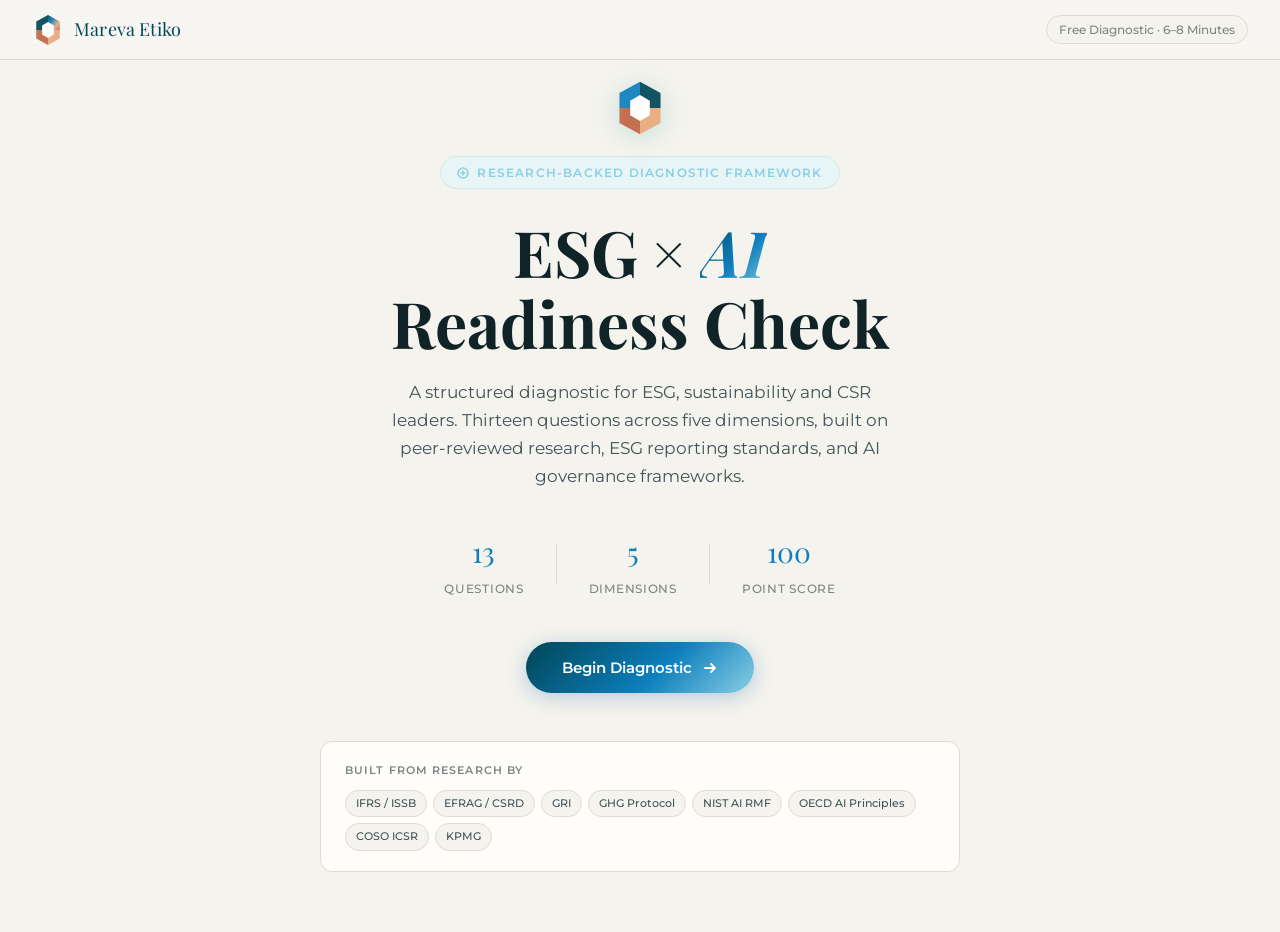
<file: index.html>
<!DOCTYPE html>
<html lang="en">
<head>
<meta charset="UTF-8">
<meta name="viewport" content="width=device-width, initial-scale=1.0">
<meta http-equiv="Cache-Control" content="no-store">
<title>ESG × AI Readiness Diagnostic | Mareva Etiko</title>
<link rel="preconnect" href="https://fonts.googleapis.com">
<link rel="preconnect" href="https://fonts.gstatic.com" crossorigin>
<link href="https://fonts.googleapis.com/css2?family=Playfair+Display:ital,wght@0,500;0,600;0,700;1,500&family=Montserrat:wght@300;400;500;600;700;800&display=swap" rel="stylesheet">
<link rel="stylesheet" href="frontend/src/styles.css?v=20260609d">
</head>
<body>
 
<nav>
 <div class="nav-logo-wrap" onclick="goHome()" style="cursor:pointer;" title="Back to home">
   <svg width="32" height="32" viewBox="0 0 120 120" fill="none" xmlns="http://www.w3.org/2000/svg" aria-label="Mareva Etiko logo">
     <defs>
       <linearGradient id="g1" x1="0%" y1="0%" x2="100%" y2="100%">
         <stop offset="0%"   stop-color="#004656"/>
         <stop offset="35%"  stop-color="#0D7FBC"/>
         <stop offset="70%"  stop-color="#E9A97C"/>
         <stop offset="100%" stop-color="#C05F3D"/>
       </linearGradient>
       <linearGradient id="g2" x1="100%" y1="0%" x2="0%" y2="100%">
         <stop offset="0%"   stop-color="#C05F3D"/>
         <stop offset="50%"  stop-color="#E9A97C"/>
         <stop offset="100%" stop-color="#0D7FBC"/>
       </linearGradient>
     </defs>
     <!-- Outer hexagon segments approximated as filled hex with cutout -->
     <path d="M60 4 L104 28 L104 92 L60 116 L16 92 L16 28 Z" fill="url(#g1)" opacity="0.15"/>
     <!-- Bold coloured ring segments -->
     <path d="M60 4 L104 28 L104 60 L60 60 Z" fill="url(#g1)" opacity="0.9"/>
     <path d="M60 60 L104 60 L104 92 L60 116 Z" fill="#E9A97C" opacity="0.9"/>
     <path d="M60 60 L60 116 L16 92 L16 60 Z" fill="#C05F3D" opacity="0.85"/>
     <path d="M16 60 L16 28 L60 4 L60 60 Z" fill="#004656" opacity="0.9"/>
     <!-- White hexagon cutout -->
     <path d="M60 30 L82 43 L82 77 L60 90 L38 77 L38 43 Z" fill="white"/>
   </svg>
   <span class="nav-logo">Mareva Etiko</span>
 </div>
 <span class="nav-badge">Free Diagnostic · 6–8 Minutes</span>
</nav>
 
<!-- ════════════════ LANDING ════════════════ -->
<div id="screen-landing" class="screen active">
 <div class="landing-inner">
   <div class="landing-logo-mark">
     <svg width="56" height="56" viewBox="0 0 120 120" fill="none" xmlns="http://www.w3.org/2000/svg">
       <defs>
         <linearGradient id="lg1" x1="0%" y1="0%" x2="100%" y2="100%">
           <stop offset="0%"   stop-color="#004656"/>
           <stop offset="35%"  stop-color="#0D7FBC"/>
           <stop offset="70%"  stop-color="#E9A97C"/>
           <stop offset="100%" stop-color="#C05F3D"/>
         </linearGradient>
       </defs>
       <path d="M60 4 L104 28 L104 60 L60 60 Z" fill="#004656" opacity="0.92"/>
       <path d="M60 60 L104 60 L104 92 L60 116 Z" fill="#E9A97C" opacity="0.92"/>
       <path d="M60 60 L60 116 L16 92 L16 60 Z" fill="#C05F3D" opacity="0.88"/>
       <path d="M16 60 L16 28 L60 4 L60 60 Z" fill="#0D7FBC" opacity="0.92"/>
       <path d="M60 32 L81 44.5 L81 75.5 L60 88 L39 75.5 L39 44.5 Z" fill="white"/>
     </svg>
   </div>
   <div class="landing-eyebrow">
     <svg width="12" height="12" viewBox="0 0 12 12" fill="none"><circle cx="6" cy="6" r="5" stroke="currentColor" stroke-width="1.5"/><path d="M6 4v4M4 6h4" stroke="currentColor" stroke-width="1.5" stroke-linecap="round"/></svg>
     Research-Backed Diagnostic Framework
   </div>
   <h1 class="landing-title">ESG × <em>AI</em><br>Readiness Check</h1>
   <p class="landing-subtitle">A structured diagnostic for ESG, sustainability and CSR leaders. Thirteen questions across five dimensions, built on peer-reviewed research, ESG reporting standards, and AI governance frameworks.</p>
 
   <div class="landing-stats">
     <div class="stat">
       <span class="stat-num">13</span>
       <span class="stat-label">Questions</span>
     </div>
     <div class="stat-divider"></div>
     <div class="stat">
       <span class="stat-num">5</span>
       <span class="stat-label">Dimensions</span>
     </div>
     <div class="stat-divider"></div>
     <div class="stat">
       <span class="stat-num">100</span>
       <span class="stat-label">Point Score</span>
     </div>
   </div>
 
   <button class="btn-primary" onclick="startQuiz()">
     Begin Diagnostic
     <svg width="16" height="16" viewBox="0 0 16 16" fill="none"><path d="M3 8h10M9 4l4 4-4 4" stroke="currentColor" stroke-width="1.8" stroke-linecap="round" stroke-linejoin="round"/></svg>
   </button>
 
   <div class="landing-research">
     <div class="landing-research-label">Built from research by</div>
     <div class="source-pills">
       <span class="source-pill">IFRS / ISSB</span>
       <span class="source-pill">EFRAG / CSRD</span>
       <span class="source-pill">GRI</span>
       <span class="source-pill">GHG Protocol</span>
       <span class="source-pill">NIST AI RMF</span>
       <span class="source-pill">OECD AI Principles</span>
       <span class="source-pill">COSO ICSR</span>
       <span class="source-pill">KPMG</span>
     </div>
   </div>
 </div>
</div>
 
<!-- ════════════════ QUIZ ════════════════ -->
<div id="screen-quiz" class="screen">
 <div class="quiz-shell">
   <div class="quiz-progress-bar-wrap">
     <div class="quiz-progress-meta">
       <span class="quiz-progress-label" id="q-dimension-label">—</span>
       <span class="quiz-progress-count"><span id="q-counter">1 / 13</span><span id="q-time-left" class="quiz-time-left">6-8 min left</span></span>
     </div>
     <div class="progress-track">
       <div class="progress-fill" id="progress-fill" style="width:10%"></div>
     </div>
   </div>
   <div class="quiz-card" id="quiz-card">
     <div class="dim-transition" id="dim-transition">
       <div class="dim-transition-dot"></div>
       <span id="dim-transition-text">—</span>
     </div>
     <div class="q-dimension" id="q-dimension">—</div>
     <div class="q-text" id="q-text">—</div>
     <div class="q-subtext" id="q-subtext">—</div>
     <div class="options-list" id="options-list"></div>
 
     <div class="quiz-nav">
       <button class="btn-back" id="btn-back" onclick="goBack()">
         <svg width="14" height="14" viewBox="0 0 14 14" fill="none"><path d="M9 2L3 7l6 5" stroke="currentColor" stroke-width="1.8" stroke-linecap="round" stroke-linejoin="round"/></svg>
         Back
       </button>
       <button class="btn-next" id="btn-next" onclick="goNext()">
         Next
         <svg width="14" height="14" viewBox="0 0 14 14" fill="none"><path d="M3 7h8M7 3l4 4-4 4" stroke="currentColor" stroke-width="1.8" stroke-linecap="round" stroke-linejoin="round"/></svg>
       </button>
     </div>
   </div>
 </div>
</div>
 
<!-- ════════════════ GATE ════════════════ -->
<div id="screen-gate" class="screen">
 <div class="gate-card">
   <div class="gate-eyebrow">Almost There</div>
   <h2 class="gate-title">Personalise your report card</h2>
   <p class="gate-subtitle">Enter your details to receive your ESG × AI Readiness score and a tailored summary of your organisation's readiness gaps.</p>
   <div class="form-error" id="form-error">Please complete all required fields with a valid work email.</div>
   <div class="form-row">
     <div class="form-group">
       <label>First Name *</label>
       <input type="text" id="f-first" placeholder="Jane">
     </div>
     <div class="form-group">
       <label>Last Name *</label>
       <input type="text" id="f-last" placeholder="Smith">
     </div>
   </div>
   <div class="form-group">
     <label>Work Email *</label>
     <input type="email" id="f-email" placeholder="jane@company.com">
   </div>
   <div class="form-group">
     <label>Organisation *</label>
     <input type="text" id="f-org" placeholder="Company name">
   </div>
   <input type="hidden" id="f-title" value="">
   <input type="hidden" id="f-size" value="">
 
   <p class="form-consent">By submitting this form, you agree to Mareva Etiko contacting you with your results and relevant insights. Your data is handled in accordance with our <a href="privacy.html" target="_blank" rel="noopener">Privacy Policy</a>. We do not share your information with third parties.</p>
   <button class="btn-primary" style="width:100%;justify-content:center;" onclick="submitGate()">
     View My Report Card
     <svg width="16" height="16" viewBox="0 0 16 16" fill="none"><path d="M3 8h10M9 4l4 4-4 4" stroke="currentColor" stroke-width="1.8" stroke-linecap="round" stroke-linejoin="round"/></svg>
   </button>
 </div>
</div>
 
<!-- ════════════════ RESULTS ════════════════ -->
<div id="screen-results" class="screen">
 <div class="results-inner">
 
   <!-- ── Retake banner ── -->
   <div id="retake-banner" style="display:none;background:var(--accent-pale);border:1px solid var(--accent-pale2);border-radius:var(--radius);padding:16px 20px;margin-bottom:20px;animation:fadeUp 0.4s ease both;">
     <div style="font-size:11px;font-weight:700;letter-spacing:0.08em;text-transform:uppercase;color:var(--accent);margin-bottom:6px;">Progress Since Last Assessment</div>
     <div id="retake-text" style="font-size:14px;color:var(--ink-soft);line-height:1.5;"></div>
   </div>
 
   <!-- ── Score hero ── -->
   <div class="results-header">
     <div class="results-eyebrow">ESG × AI Readiness Report Card</div>
     <h2 class="results-name" id="r-name">—</h2>
     <div class="results-org" id="r-org">—</div>
 
     <div class="score-hero">
       <div class="score-hero-left">
         <div class="score-ring">
           <svg viewBox="0 0 140 140" width="160" height="160">
             <defs>
               <linearGradient id="ring-grad" x1="0%" y1="0%" x2="100%" y2="100%">
                 <stop offset="0%" stop-color="#004656"/>
                 <stop offset="45%" stop-color="#0D7FBC"/>
                 <stop offset="100%" stop-color="#E9A97C"/>
               </linearGradient>
             </defs>
             <circle class="score-ring-track" cx="70" cy="70" r="65"/>
             <circle class="score-ring-fill" id="score-ring-fill" cx="70" cy="70" r="65"/>
           </svg>
           <div class="score-ring-center">
             <span class="score-num" id="r-score">—</span>
             <span class="score-denom">/ 100</span>
           </div>
         </div>
         <span class="score-level-badge" id="r-level-badge">—</span>
         <p class="score-level-desc" id="r-level-desc">—</p>
       </div>
       <div class="score-hero-right">
         <div class="radar-title">Readiness by Dimension</div>
         <svg id="radar-svg" width="240" height="220" viewBox="0 0 240 220"></svg>
       </div>
     </div>
   </div>
 
   <!-- ── Mid-page download CTA — shown near top so it's seen before scrolling ── -->
   <div class="report-nav" aria-label="Report sections">
     <a href="#summary">Summary</a>
     <a href="#audit">Audit</a>
     <a href="#performance">Scores</a>
     <a href="#roadmap">Roadmap</a>
     <a href="#methodology">Methodology</a>
   </div>

   <section class="report-band" id="summary">
     <div class="report-band-header">
       <div><span>Executive Overview</span><h3>What the diagnostic says</h3></div>
       <p>High-level interpretation, benchmark context, and the most important focus areas.</p>
     </div>

   <div class="section-label" style="margin-top:0">Executive Summary</div>
   <div class="diagnostic-card" id="executive-summary"></div>

   <div class="mid-download-cta" id="mid-download-cta">
     <div class="mid-download-left">
       <div style="font-size:11px;font-weight:700;letter-spacing:0.1em;text-transform:uppercase;color:rgba(255,255,255,0.7);margin-bottom:6px;">Want the full picture?</div>
       <div style="font-family:'Playfair Display',serif;font-size:20px;color:#fff;margin-bottom:4px;">Find more in your detailed report</div>
       <div style="font-size:13px;color:rgba(255,255,255,0.75);line-height:1.55;">Includes maturity roadmap, gap severity analysis, benchmark context, full methodology, citations, and scientific framework.</div>
     </div>
     <button class="btn-download-mid" onclick="downloadReport()">
       <svg width="16" height="16" viewBox="0 0 16 16" fill="none"><path d="M8 2v9M5 8l3 3 3-3M2 12v1a1 1 0 001 1h10a1 1 0 001-1v-1" stroke="currentColor" stroke-width="1.8" stroke-linecap="round" stroke-linejoin="round"/></svg>
       Download Full Report
     </button>
   </div>
 
   <!-- ── Top companies benchmark bar ── -->
   <div id="top-companies-bar" style="animation:fadeUp 0.4s 0.05s ease both"></div>

   <!-- ── Tangible output snapshot ── -->
   <div class="section-label">What This Gives You</div>
   <div class="diagnostic-card" id="value-snapshot"></div>

   <div class="section-label">Where to Focus First</div>
   <div class="diagnostic-card" id="priority-map"></div>
   </section>

   <section class="report-band" id="performance">
     <div class="report-band-header">
       <div><span>Performance Breakdown</span><h3>Score profile and maturity</h3></div>
       <p>Dimension-level score patterns, maturity bands, heatmap detail, and benchmark context.</p>
     </div>

   <!-- ── Maturity band diagram ── -->
   <div class="section-label">Maturity Band</div>
   <div class="diagnostic-card" id="maturity-band-chart"></div>

   <!-- ── Dimension insight cards (condensed) ── -->
   <div class="section-label">Readiness by Dimension</div>
   <div class="dim-narratives" id="dim-narratives"></div>

   <!-- ── Dimension bar chart ── -->
   <div class="section-label">Dimension Score Diagram</div>
   <div class="diagnostic-card" id="dimension-bar-chart"></div>

   <!-- ── Score heatmap ── -->
   <div class="section-label">Score Heatmap</div>
   <div class="heatmap-card" id="heatmap-card"></div>

   <!-- ── Benchmark and gap detail ── -->
   <div class="section-label">Benchmark Context</div>
   <div class="diagnostic-card" id="sector-benchmarks"></div>

   <div class="section-label">Gap Severity Analysis</div>
   <div class="diagnostic-card" id="gap-severity"></div>
   </section>

   <section class="report-band" id="audit">
     <div class="report-band-header">
       <div><span>Audit Workbench</span><h3>Evidence, controls, and audit questions</h3></div>
       <p>Practical audit prep: what evidence to gather, which controls are weak, and what reviewers may ask.</p>
     </div>

   <div class="section-label">Audit Readiness Review</div>
   <div class="diagnostic-card" id="audit-readiness"></div>

   <div class="section-label">Evidence Request List</div>
   <div class="diagnostic-card" id="evidence-requests"></div>

   <div class="section-label">Control Gap Diagnosis</div>
   <div class="diagnostic-card" id="control-gap-diagnosis"></div>

   <div class="section-label">Question-Level Audit Recommendations</div>
   <div class="diagnostic-card" id="question-audit-recommendations"></div>

   <div class="section-label">Questions an Auditor May Ask</div>
   <div class="diagnostic-card" id="auditor-questions"></div>

   <div class="section-label">Audit Score Methodology</div>
   <div class="diagnostic-card" id="audit-methodology"></div>
   </section>

   <section class="report-band" id="roadmap">
     <div class="report-band-header">
       <div><span>Action Plan</span><h3>Roadmap and priority actions</h3></div>
       <p>Use the maturity path, 90-day plan, and top priorities to turn the score into implementation work.</p>
     </div>

   <div class="section-label">Maturity Roadmap</div>
   <div class="diagnostic-card" id="maturity-roadmap"></div>

   <div class="section-label">90-Day Readiness Plan</div>
   <div class="diagnostic-card" id="roadmap-timeline"></div>

   <div class="section-label">Your Top 3 Priority Actions</div>
   <div class="next-steps-card" id="next-steps-card"></div>
   </section>

   <section class="report-band" id="methodology">
     <div class="report-band-header">
       <div><span>Methodology</span><h3>Scoring logic and next diagnostics</h3></div>
       <p>Transparent scoring context, evidence assumptions, and recommended deeper diagnostic modules.</p>
     </div>

   <div class="section-label">Methodology Snapshot</div>
   <div class="diagnostic-card" id="methodology-summary"></div>

   <div class="section-label">Recommended Follow-On Diagnostics</div>
   <div class="diagnostic-card" id="diagnostic-extensions"></div>
   </section>
 
   
   
 
   <!-- ── CTA card ── -->
   
   <div class="cta-card" style="margin-top:8px">
     <h3>Get a 30-minute readiness review</h3>
     <p>Review your results with Mareva Etiko and turn this diagnostic into a focused 90-day ESG × AI roadmap for reporting, controls, governance, and decision-use.</p>
     <button class="btn-cta-white" onclick="sendDiscoveryEmail()">
       Request Readiness Review
       <svg width="14" height="14" viewBox="0 0 14 14" fill="none"><path d="M3 7h8M7 3l4 4-4 4" stroke="currentColor" stroke-width="1.8" stroke-linecap="round" stroke-linejoin="round"/></svg>
     </button>
     <div class="cta-email">Or email us directly: <button onclick="sendEmail()" style="background:none;border:none;color:#fff;text-decoration:underline;cursor:pointer;font-size:13px;opacity:0.85;padding:0;font-family:inherit;">hello@marevaetiko.com</button></div>
   </div>
 
   <!-- ── Bottom download ── -->
   <button class="btn-print" onclick="downloadReport()">
     <svg width="14" height="14" viewBox="0 0 14 14" fill="none"><path d="M7 2v7M4 6l3 3 3-3M2 10v1a1 1 0 001 1h8a1 1 0 001-1v-1" stroke="currentColor" stroke-width="1.4" stroke-linecap="round" stroke-linejoin="round"/></svg>
     Download Full Report Card
   </button>
 
   <div class="footer">
     <div>© 2026 Mareva Etiko. This diagnostic provides a high-level indication of readiness only.</div>
     <a class="footer-methodology-link" href="Mareva_Etiko_Methodology_Note.pdf" target="_blank" rel="noopener">
       View Scientific & Methodology Foundation Note
     </a>
     <a class="footer-methodology-link" href="admin/index.html" target="_blank" rel="noopener">
       Open Local Admin Dashboard
     </a>
     <a class="footer-methodology-link" href="disclaimer.html" target="_blank" rel="noopener">
       Read Diagnostic Disclaimer
     </a>
     <div class="footer-disclaimer">Informational diagnostic only. This is not legal advice, assurance, certification, or a substitute for a formal audit. Results are stored locally in this browser unless you connect a backend.</div>
   </div>
 </div>
</div>
 
<script src="frontend/src/app.js?v=20260609f"></script>
 
<!-- ════════ FOLLOW-UP MODAL ════════ -->
<div id="followup-modal" style="display:none;position:fixed;inset:0;background:rgba(15,17,23,0.5);z-index:200;padding:24px;" onclick="closeFollowup()">
 <div style="display:flex;align-items:center;justify-content:center;min-height:100%;pointer-events:none">
 <div style="background:#fff;border-radius:18px;padding:36px 32px;max-width:480px;width:100%;box-shadow:0 20px 60px rgba(0,0,0,0.2);pointer-events:all" onclick="event.stopPropagation()">
   <div style="font-size:11px;font-weight:700;letter-spacing:0.1em;text-transform:uppercase;color:var(--accent);margin-bottom:10px;">One more question</div>
   <div id="followup-question" style="font-family:'Playfair Display',serif;font-size:20px;color:var(--ink);margin-bottom:8px;line-height:1.35;">—</div>
   <div id="followup-sub" style="font-size:13px;color:var(--ink-muted);margin-bottom:22px;line-height:1.5;">—</div>
   <div id="followup-options" style="display:flex;flex-direction:column;gap:8px;margin-bottom:24px;"></div>
   <button onclick="closeFollowup()" style="width:100%;padding:13px;border:1.5px solid var(--border);border-radius:50px;background:transparent;font-family:'Montserrat','Avenir Next',Avenir,sans-serif;font-size:14px;font-weight:500;color:var(--ink-muted);cursor:pointer;">Skip</button>
 </div>
 </div>
</div>
 
 
</body>
</html>
</file>
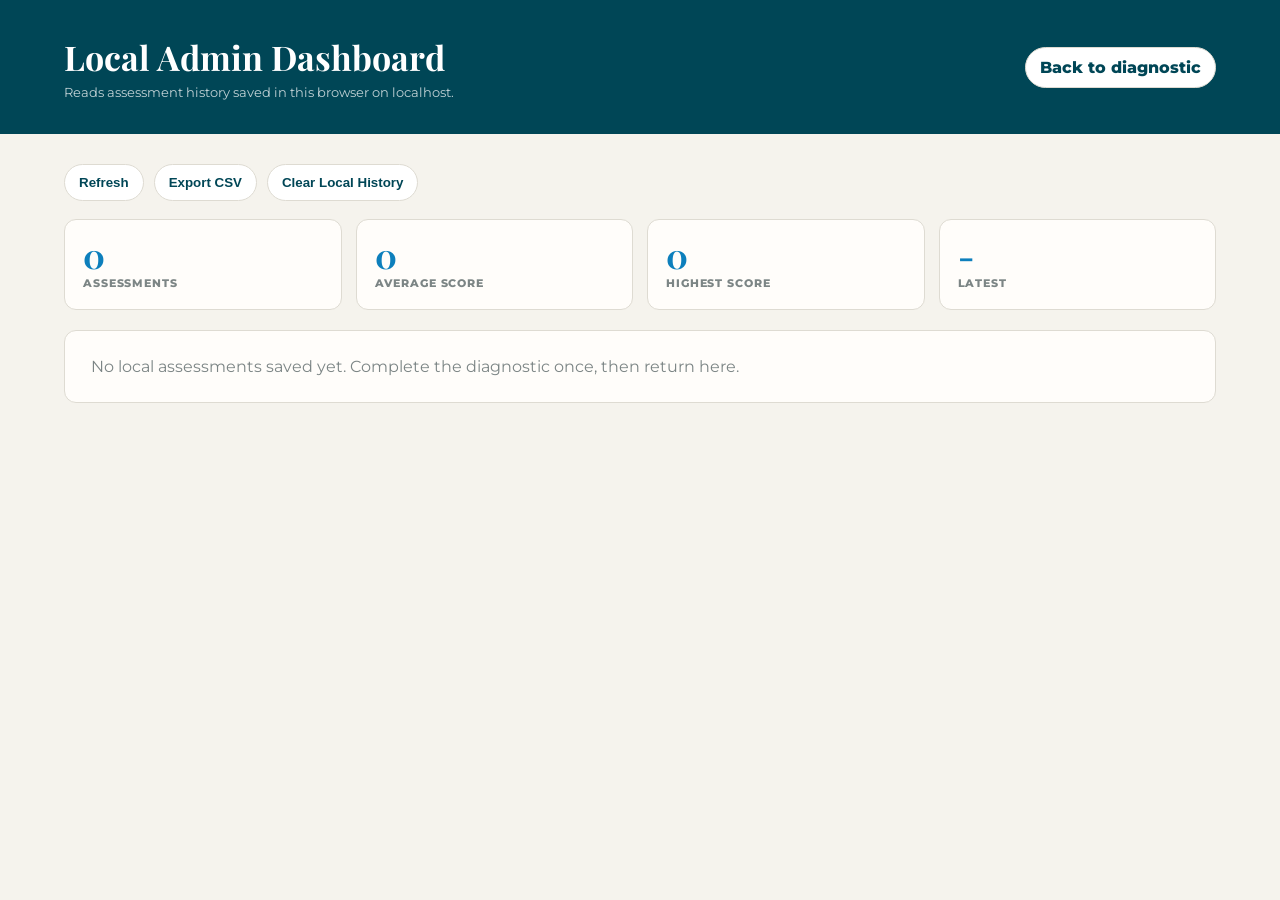
<file: admin/index.html>
<!DOCTYPE html>
<html lang="en">
<head>
<meta charset="UTF-8">
<meta name="viewport" content="width=device-width, initial-scale=1.0">
<title>Mareva Etiko Local Admin</title>
<link rel="preconnect" href="https://fonts.googleapis.com">
<link rel="preconnect" href="https://fonts.gstatic.com" crossorigin>
<link href="https://fonts.googleapis.com/css2?family=Playfair+Display:wght@600;700&family=Montserrat:wght@400;600;700;800&display=swap" rel="stylesheet">
<style>
:root{--main:#004656;--blue:#0D7FBC;--soft:#E8F5F7;--paper:#F5F3ED;--ink:#102326;--muted:#7c8585;--border:#dedbd2;--card:#fffdfa;--warm:#C05F3D}
*{box-sizing:border-box} body{margin:0;font-family:Montserrat,Avenir,sans-serif;background:var(--paper);color:var(--ink)}
header{padding:34px clamp(22px,5vw,72px);background:var(--main);color:#fff;display:flex;justify-content:space-between;gap:20px;align-items:center}
h1{font-family:"Playfair Display",serif;font-size:34px;margin:0 0 4px}.sub{opacity:.75;font-size:13px}
main{padding:30px clamp(22px,5vw,72px)} .toolbar{display:flex;gap:10px;flex-wrap:wrap;margin-bottom:18px}
button,a{border:1px solid var(--border);background:#fff;color:var(--main);border-radius:999px;padding:10px 14px;font-weight:800;text-decoration:none;cursor:pointer}
.grid{display:grid;grid-template-columns:repeat(4,1fr);gap:14px;margin-bottom:20px}.stat{background:var(--card);border:1px solid var(--border);border-radius:12px;padding:18px}.stat strong{display:block;font-family:"Playfair Display",serif;font-size:34px;color:var(--blue);line-height:1}.stat span{font-size:11px;text-transform:uppercase;letter-spacing:.08em;color:var(--muted);font-weight:800}
table{width:100%;border-collapse:collapse;background:var(--card);border:1px solid var(--border);border-radius:12px;overflow:hidden}th,td{padding:12px 14px;border-bottom:1px solid var(--border);font-size:13px;text-align:left}th{background:var(--soft);font-size:11px;text-transform:uppercase;letter-spacing:.08em}tr:last-child td{border-bottom:0}.empty{background:var(--card);border:1px solid var(--border);border-radius:12px;padding:26px;color:var(--muted)}
@media(max-width:800px){header{display:block}.grid{grid-template-columns:1fr 1fr}table{display:block;overflow:auto}}
</style>
</head>
<body>
<header>
 <div>
  <h1>Local Admin Dashboard</h1>
  <div class="sub">Reads assessment history saved in this browser on localhost.</div>
 </div>
 <a href="../index.html">Back to diagnostic</a>
</header>
<main>
 <div class="toolbar">
  <button onclick="render()">Refresh</button>
  <button onclick="downloadCsv()">Export CSV</button>
  <button onclick="clearHistory()">Clear Local History</button>
 </div>
 <div class="grid">
  <div class="stat"><strong id="count">0</strong><span>Assessments</span></div>
  <div class="stat"><strong id="avg">0</strong><span>Average Score</span></div>
  <div class="stat"><strong id="high">0</strong><span>Highest Score</span></div>
  <div class="stat"><strong id="latest">-</strong><span>Latest</span></div>
 </div>
 <div id="table-wrap"></div>
</main>
<script>
function readHistory(){try{return JSON.parse(localStorage.getItem('me_esg_history')||'[]')}catch(e){return[]}}
function render(){
 const rows=readHistory();
 document.getElementById('count').textContent=rows.length;
 document.getElementById('avg').textContent=rows.length?Math.round(rows.reduce((s,r)=>s+(r.score||0),0)/rows.length):0;
 document.getElementById('high').textContent=rows.length?Math.max(...rows.map(r=>r.score||0)):0;
 document.getElementById('latest').textContent=rows.length?new Date(rows[rows.length-1].date).toLocaleDateString():'-';
 const wrap=document.getElementById('table-wrap');
 if(!rows.length){wrap.innerHTML='<div class="empty">No local assessments saved yet. Complete the diagnostic once, then return here.</div>';return}
 wrap.innerHTML='<table><thead><tr><th>Date</th><th>Org</th><th>Score</th><th>Data</th><th>Compliance</th><th>Environmental</th><th>Social</th><th>Governance</th></tr></thead><tbody>'+rows.slice().reverse().map(r=>'<tr><td>'+new Date(r.date).toLocaleString()+'</td><td>'+(r.org||'-')+'</td><td><strong>'+(r.score||0)+'</strong></td>'+((r.dims||[]).map(d=>'<td>'+d+'%</td>').join(''))+'</tr>').join('')+'</tbody></table>';
}
function downloadCsv(){
 const rows=readHistory(); const header=['Date','Org','Score','Data','Compliance','Environmental','Social','Governance'];
 const esc=v=>'"'+String(v??'').replace(/"/g,'""')+'"';
 const csv=[header,...rows.map(r=>[r.date,r.org,r.score,...(r.dims||[])])].map(r=>r.map(esc).join(',')).join('\n');
 const a=document.createElement('a'); a.href=URL.createObjectURL(new Blob([csv],{type:'text/csv'})); a.download='mareva-etiko-local-assessments.csv'; a.click();
}
function clearHistory(){if(confirm('Clear locally saved assessment history in this browser?')){localStorage.removeItem('me_esg_history');render()}}
render();
</script>
</body>
</html>
</file>
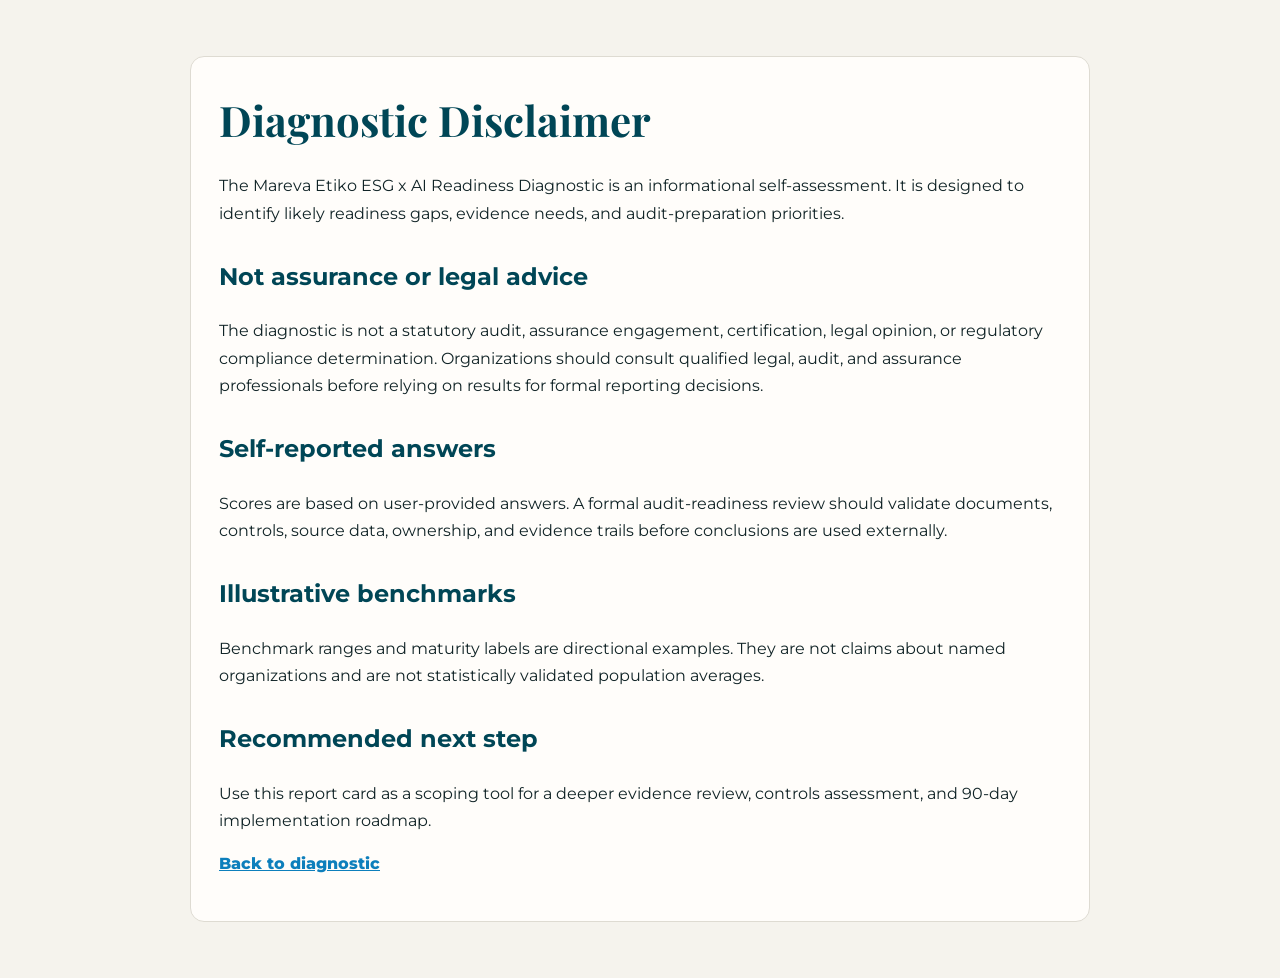
<file: disclaimer.html>
<!DOCTYPE html>
<html lang="en">
<head>
<meta charset="UTF-8">
<meta name="viewport" content="width=device-width, initial-scale=1.0">
<title>Diagnostic Disclaimer | Mareva Etiko</title>
<link href="https://fonts.googleapis.com/css2?family=Playfair+Display:wght@600;700&family=Montserrat:wght@400;600;700;800&display=swap" rel="stylesheet">
<style>
body{margin:0;background:#F5F3ED;color:#102326;font-family:Montserrat,Avenir,sans-serif;line-height:1.7}
main{max-width:900px;margin:0 auto;padding:56px 24px}h1{font-family:"Playfair Display",serif;font-size:42px;margin:0 0 12px;color:#004656}h2{margin-top:30px;color:#004656}a{color:#0D7FBC;font-weight:800}
.card{background:#fffdfa;border:1px solid #dedbd2;border-radius:14px;padding:28px}
</style>
</head>
<body><main><div class="card">
<h1>Diagnostic Disclaimer</h1>
<p>The Mareva Etiko ESG x AI Readiness Diagnostic is an informational self-assessment. It is designed to identify likely readiness gaps, evidence needs, and audit-preparation priorities.</p>
<h2>Not assurance or legal advice</h2>
<p>The diagnostic is not a statutory audit, assurance engagement, certification, legal opinion, or regulatory compliance determination. Organizations should consult qualified legal, audit, and assurance professionals before relying on results for formal reporting decisions.</p>
<h2>Self-reported answers</h2>
<p>Scores are based on user-provided answers. A formal audit-readiness review should validate documents, controls, source data, ownership, and evidence trails before conclusions are used externally.</p>
<h2>Illustrative benchmarks</h2>
<p>Benchmark ranges and maturity labels are directional examples. They are not claims about named organizations and are not statistically validated population averages.</p>
<h2>Recommended next step</h2>
<p>Use this report card as a scoping tool for a deeper evidence review, controls assessment, and 90-day implementation roadmap.</p>
<p><a href="index.html">Back to diagnostic</a></p>
</div></main></body></html>
</file>
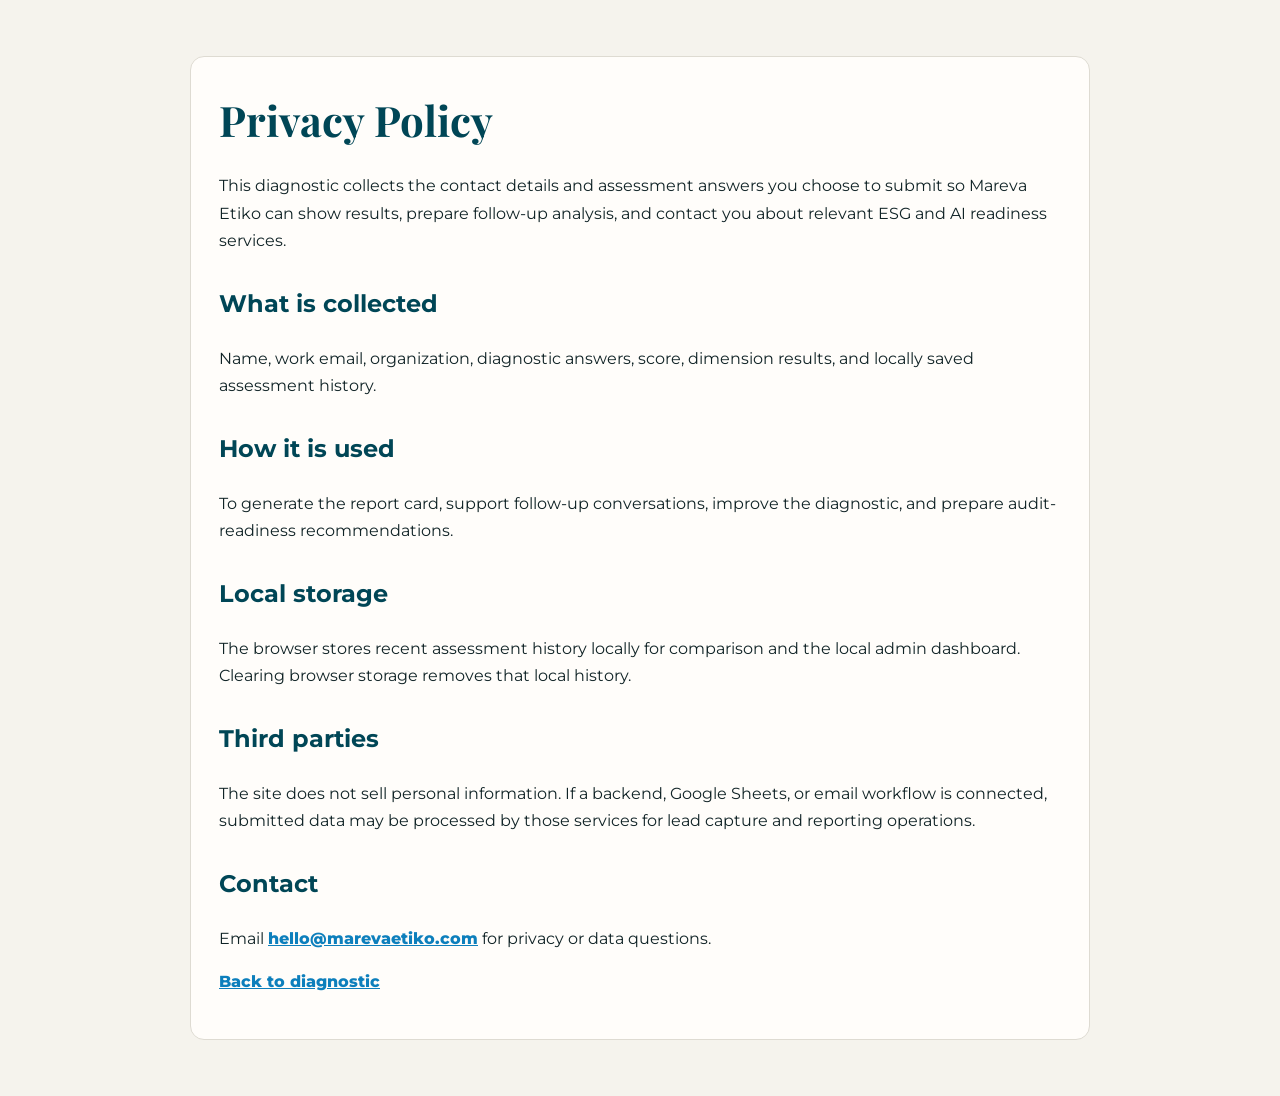
<file: privacy.html>
<!DOCTYPE html>
<html lang="en">
<head>
<meta charset="UTF-8">
<meta name="viewport" content="width=device-width, initial-scale=1.0">
<title>Privacy Policy | Mareva Etiko</title>
<link href="https://fonts.googleapis.com/css2?family=Playfair+Display:wght@600;700&family=Montserrat:wght@400;600;700;800&display=swap" rel="stylesheet">
<style>
body{margin:0;background:#F5F3ED;color:#102326;font-family:Montserrat,Avenir,sans-serif;line-height:1.7}
main{max-width:900px;margin:0 auto;padding:56px 24px}h1{font-family:"Playfair Display",serif;font-size:42px;margin:0 0 12px;color:#004656}h2{margin-top:30px;color:#004656}a{color:#0D7FBC;font-weight:800}
.card{background:#fffdfa;border:1px solid #dedbd2;border-radius:14px;padding:28px}
</style>
</head>
<body><main><div class="card">
<h1>Privacy Policy</h1>
<p>This diagnostic collects the contact details and assessment answers you choose to submit so Mareva Etiko can show results, prepare follow-up analysis, and contact you about relevant ESG and AI readiness services.</p>
<h2>What is collected</h2>
<p>Name, work email, organization, diagnostic answers, score, dimension results, and locally saved assessment history.</p>
<h2>How it is used</h2>
<p>To generate the report card, support follow-up conversations, improve the diagnostic, and prepare audit-readiness recommendations.</p>
<h2>Local storage</h2>
<p>The browser stores recent assessment history locally for comparison and the local admin dashboard. Clearing browser storage removes that local history.</p>
<h2>Third parties</h2>
<p>The site does not sell personal information. If a backend, Google Sheets, or email workflow is connected, submitted data may be processed by those services for lead capture and reporting operations.</p>
<h2>Contact</h2>
<p>Email <a href="mailto:hello@marevaetiko.com">hello@marevaetiko.com</a> for privacy or data questions.</p>
<p><a href="index.html">Back to diagnostic</a></p>
</div></main></body></html>
</file>
<file: frontend/src/styles.css>
﻿  :root {
   /* Methodology v2 palette: one main family + one supporting accent family */
   --main:       #004656;
   --main-mid:   #0D7FBC;
   --main-soft:  #89CFE5;
   --main-pale:  #E8F5F7;

   --sub:        #E9A97C;
   --sub-deep:   #C05F3D;
   --sub-soft:   #D08B7B;
   --sub-pale:   #FBE8DA;

   --light:      #F5F3ED;
   --neutral:    #B2ADA1;
   --brown:      #A58A7A;

   --ink:        #102326;
   --ink-soft:   #405459;
   --ink-muted:  #7c8585;
   --bg:         var(--light);
   --bg-card:    #fffdfa;

   --accent:       var(--main);
   --accent-mid:   var(--main-mid);
   --accent-light: var(--main-soft);
   --accent-pale:  var(--main-pale);
   --accent-pale2: #CFE8E7;

   --warm:         var(--sub-deep);
   --warm-mid:     var(--sub);
   --warm-pale:    var(--sub-pale);
   --warm-pale2:   #F3CFB5;

   --gold:      var(--sub-deep);
   --gold-pale: #FFF2D1;
   --red:       var(--sub-deep);
   --red-pale:  #FBE8DA;

   --border:      #dedbd2;
   --border-soft: #ebe7dc;
   --radius:    12px;
   --radius-sm: 8px;
   --shadow:    0 2px 16px rgba(16,35,38,0.07);
   --shadow-lg: 0 8px 40px rgba(16,35,38,0.12);

   --grad: linear-gradient(135deg, #004656 0%, #0D7FBC 58%, #89CFE5 100%);
   --grad-warm: linear-gradient(135deg, #E9A97C 0%, #D08B7B 52%, #C05F3D 100%);
 }
 
 *, *::before, *::after { box-sizing: border-box; margin: 0; padding: 0; }
 
 body {
   font-family: 'Montserrat', 'Avenir Next', Avenir, sans-serif;
   background: var(--bg);
   color: var(--ink);
   min-height: 100vh;
   line-height: 1.6;
   -webkit-font-smoothing: antialiased;
 }
 
 /* ─── NAV ─── */
 nav {
   position: fixed; top: 0; left: 0; right: 0; z-index: 100;
   background: rgba(247,246,242,0.92);
   backdrop-filter: blur(12px);
   border-bottom: 1px solid var(--border);
   padding: 0 32px;
   height: 60px;
   display: flex; align-items: center; justify-content: space-between;
 }
 .nav-logo-wrap {
   display: flex; align-items: center; gap: 10px;
 }
 .nav-logo {
   font-family: 'Playfair Display', serif;
   font-size: 18px;
   color: var(--accent);
   letter-spacing: 0.01em;
 }
 .nav-badge {
   font-size: 12px;
   font-weight: 500;
   color: var(--ink-muted);
   background: var(--bg);
   border: 1px solid var(--border);
   padding: 4px 12px;
   border-radius: 20px;
 }
 
 /* ─── SCREENS ─── */
 .screen { display: none; min-height: 100vh; padding-top: 60px; }
 .screen.active { display: flex; flex-direction: column; }
 
 /* ─── LANDING ─── */
 #screen-landing {
   align-items: center; justify-content: center;
   padding: 80px 24px 60px;
 }
 .landing-inner {
   max-width: 640px; width: 100%; text-align: center;
 }
 .landing-logo-mark {
   display: flex; justify-content: center; margin-bottom: 20px;
 }
 .landing-logo-mark svg {
   filter: drop-shadow(0 4px 12px rgba(26,159,168,0.25));
 }
 .landing-eyebrow {
   display: inline-flex; align-items: center; gap: 8px;
   font-size: 12px; font-weight: 600; letter-spacing: 0.1em;
   text-transform: uppercase; color: var(--accent-light);
   background: var(--accent-pale); border: 1px solid var(--accent-pale2);
   padding: 6px 16px; border-radius: 20px; margin-bottom: 28px;
 }
 .landing-title {
   font-family: 'Playfair Display', serif;
   font-size: clamp(40px, 7vw, 64px);
   line-height: 1.1;
   color: var(--ink);
   margin-bottom: 20px;
 }
 .landing-title em { font-style: italic; color: var(--accent-mid); background: var(--grad); -webkit-background-clip: text; -webkit-text-fill-color: transparent; background-clip: text; }
 .landing-subtitle {
   font-size: 17px;
   color: var(--ink-soft);
   max-width: 520px;
   margin: 0 auto 40px;
   line-height: 1.65;
 }
 .landing-stats {
   display: flex; justify-content: center; gap: 32px; flex-wrap: wrap;
   margin-bottom: 44px;
 }
 .stat {
   display: flex; flex-direction: column; align-items: center; gap: 4px;
 }
 .stat-num {
   font-family: 'Playfair Display', serif;
   font-size: 28px; color: var(--accent-mid);
 }
 .stat-label { font-size: 12px; color: var(--ink-muted); font-weight: 500; text-transform: uppercase; letter-spacing: 0.06em; }
 .stat-divider { width: 1px; height: 40px; background: var(--border); align-self: center; }
 
 .btn-primary {
   display: inline-flex; align-items: center; gap: 10px;
   background: var(--grad);
   color: #fff;
   font-family: 'Montserrat', 'Avenir Next', Avenir, sans-serif;
   font-size: 15px; font-weight: 600;
   padding: 16px 36px; border-radius: 50px;
   border: none; cursor: pointer;
   transition: opacity 0.2s, transform 0.15s, box-shadow 0.2s;
   box-shadow: 0 4px 20px rgba(26,111,181,0.3);
   text-decoration: none;
 }
 .btn-primary:hover { opacity: 0.88; transform: translateY(-1px); box-shadow: 0 6px 28px rgba(26,111,181,0.38); }
 .btn-primary svg { transition: transform 0.2s; }
 .btn-primary:hover svg { transform: translateX(3px); }
 
 .landing-research {
   margin-top: 48px;
   padding: 20px 24px;
   background: var(--bg-card);
   border: 1px solid var(--border);
   border-radius: var(--radius);
   text-align: left;
 }
 .landing-research-label {
   font-size: 11px; font-weight: 600; letter-spacing: 0.1em;
   text-transform: uppercase; color: var(--ink-muted); margin-bottom: 10px;
 }
 .source-pills { display: flex; flex-wrap: wrap; gap: 6px; }
 .source-pill {
   font-size: 11px; font-weight: 500;
   background: var(--bg); border: 1px solid var(--border);
   color: var(--ink-soft);
   padding: 4px 10px; border-radius: 20px;
 }
 
 /* ─── QUIZ ─── */
 #screen-quiz {
   align-items: center; justify-content: center;
   padding: 80px clamp(24px, 5vw, 80px) 60px;
 }
 .quiz-shell {
   max-width: 1320px; width: 100%;
 }
 .quiz-progress-bar-wrap {
   margin-bottom: 32px;
 }
 .quiz-progress-meta {
   display: flex; justify-content: space-between; align-items: center;
   margin-bottom: 10px;
 }
 .quiz-progress-label {
   font-size: 13px; font-weight: 600; color: var(--ink-muted);
   text-transform: uppercase; letter-spacing: 0.07em;
 }
 .quiz-progress-count {
   font-family: 'Playfair Display', serif;
   font-size: 22px; color: var(--accent);
   display: inline-flex; align-items: baseline; gap: 10px;
 }
 .quiz-time-left {
   font-family: 'Montserrat', 'Avenir Next', Avenir, sans-serif;
   font-size: 11px; font-weight: 700; letter-spacing: 0.06em;
   text-transform: uppercase; color: var(--ink-muted);
 }
 .progress-track {
   height: 4px; background: var(--border); border-radius: 2px; overflow: hidden;
 }
 .progress-fill {
   height: 100%; background: var(--accent-mid); border-radius: 2px;
   transition: width 0.4s ease;
 }
 
 .quiz-card {
   background: var(--bg-card);
   border: 1px solid var(--border);
   border-radius: 18px;
   padding: clamp(34px, 4vw, 52px);
   box-shadow: var(--shadow);
   animation: fadeUp 0.35s ease both;
 }
 @keyframes fadeUp {
   from { opacity: 0; transform: translateY(14px); }
   to   { opacity: 1; transform: translateY(0); }
 }
 
 .q-dimension {
   display: inline-flex; align-items: center; gap: 6px;
   font-size: 11px; font-weight: 700; letter-spacing: 0.1em;
   text-transform: uppercase; color: var(--accent);
   background: var(--accent-pale); padding: 4px 12px; border-radius: 20px;
   margin-bottom: 20px;
 }
 .q-text {
   font-family: 'Playfair Display', serif;
   font-size: 22px; line-height: 1.35; color: var(--ink);
   margin-bottom: 8px;
 }
 .q-subtext {
   font-size: 14px; color: var(--ink-muted); margin-bottom: 28px; line-height: 1.55;
 }
 .q-research-cite {
   display: flex; align-items: flex-start; gap: 7px;
   font-size: 11.5px; color: var(--ink-muted); line-height: 1.55;
   background: var(--bg); border: 1px solid var(--border-soft);
   border-radius: var(--radius-sm); padding: 10px 14px;
   margin-bottom: 24px;
 }
 .q-research-cite svg { flex-shrink: 0; margin-top: 1px; color: var(--accent-mid); }
 
 .options-list { display: flex; flex-direction: column; gap: 10px; margin-bottom: 32px; }
 .slider-answer {
   --slider-thumb: 20px;
   --slider-inset: calc(var(--slider-thumb) / 2);
   background: var(--bg);
   border: 1.5px solid var(--border);
   border-radius: var(--radius);
   padding: 22px 34px 30px;
 }
 .slider-answer-top {
   display: flex; justify-content: space-between; align-items: center; gap: 16px;
   margin-bottom: 18px;
 }
 .slider-value {
   width: 46px; height: 46px; border-radius: 50%;
   background: var(--accent-mid); color: #fff;
   display: flex; align-items: center; justify-content: center;
   font-size: 18px; font-weight: 800; flex-shrink: 0;
   box-shadow: 0 4px 16px rgba(26,111,181,0.24);
 }
 .slider-current-label { font-size: 15px; font-weight: 700; color: var(--ink); margin-bottom: 3px; }
 .slider-current-desc { font-size: 13px; color: var(--ink-muted); line-height: 1.5; }
 .scale-slider {
   display: block;
   width: calc(100% - var(--slider-thumb));
   margin: 0 var(--slider-inset);
   height: 28px;
   appearance: none;
   background: transparent;
   cursor: pointer;
   border: 0;
   outline: none;
 }
 .scale-slider:focus { outline: none; }
 .scale-slider:focus::-webkit-slider-thumb { box-shadow: 0 0 0 4px rgba(13,127,188,0.16), 0 3px 10px rgba(16,35,38,0.18); }
 .scale-slider:focus::-moz-range-thumb { box-shadow: 0 0 0 4px rgba(13,127,188,0.16), 0 3px 10px rgba(16,35,38,0.18); }
 .scale-slider::-webkit-slider-runnable-track {
   height: 9px;
   border-radius: 999px;
   background: var(--main-mid);
 }
 .scale-slider::-webkit-slider-thumb {
   appearance: none;
   width: var(--slider-thumb); height: var(--slider-thumb);
   border-radius: 50%;
   background: #fff;
   border: 3px solid var(--accent-mid);
   box-shadow: 0 3px 10px rgba(16,35,38,0.18);
   margin-top: -5.5px;
 }
 .scale-slider::-moz-range-track {
   height: 9px;
   border-radius: 999px;
   background: var(--main-mid);
 }
 .scale-slider::-moz-range-thumb {
   width: calc(var(--slider-thumb) - 6px); height: calc(var(--slider-thumb) - 6px);
   border-radius: 50%;
   background: #fff;
   border: 3px solid var(--accent-mid);
   box-shadow: 0 3px 10px rgba(16,35,38,0.18);
 }
 .slider-ticks {
   position: relative;
   height: 58px;
   margin-top: 8px;
   width: calc(100% - var(--slider-thumb));
   margin-left: var(--slider-inset);
   margin-right: var(--slider-inset);
   padding: 0;
 }
 .slider-tick {
   position: absolute; top: 0;
   transform: translateX(-50%);
   font-size: 11px; color: var(--ink-muted); text-align: center; line-height: 1.25;
   width: 92px;
   overflow-wrap: normal;
 }
 .slider-tick:first-child { transform: translateX(0); text-align: left; }
 .slider-tick:last-child { transform: translateX(-100%); text-align: right; }
 .slider-tick strong {
   display: block; color: var(--ink-soft); font-size: 12px; margin-bottom: 2px;
 }
 .option-btn {
   display: flex; align-items: flex-start; gap: 14px;
   background: var(--bg); border: 1.5px solid var(--border);
   border-radius: var(--radius); padding: 16px 18px;
   cursor: pointer; text-align: left;
   transition: border-color 0.15s, background 0.15s, box-shadow 0.15s;
   font-family: 'Montserrat', 'Avenir Next', Avenir, sans-serif;
 }
 .option-btn:hover { border-color: var(--accent-mid); background: var(--accent-pale); }
 .option-btn.selected {
   border-color: var(--accent-mid); background: var(--accent-pale);
   box-shadow: 0 0 0 3px rgba(26,159,168,0.14);
 }
 .option-score {
   flex-shrink: 0;
   width: 28px; height: 28px; border-radius: 50%;
   background: var(--bg-card); border: 1.5px solid var(--border);
   display: flex; align-items: center; justify-content: center;
   font-size: 12px; font-weight: 700; color: var(--ink-muted);
   transition: background 0.15s, border-color 0.15s, color 0.15s;
   margin-top: 1px;
 }
 .option-btn.selected .option-score {
   background: var(--accent-mid); border-color: var(--accent-mid); color: #fff;
 }
 .option-text { font-size: 14px; color: var(--ink-soft); line-height: 1.5; }
 .option-text strong { color: var(--ink); font-weight: 600; display: block; margin-bottom: 2px; }
 
 
 
 .dim-transition {
   display: none;
   align-items: center; gap: 10px;
   background: var(--accent-pale); border: 1px solid var(--accent-pale2);
   border-radius: var(--radius-sm); padding: 10px 14px;
   margin-bottom: 20px; font-size: 13px; color: var(--accent); font-weight: 500;
 }
 .dim-transition.visible { display: flex; }
 .dim-transition-dot {
   width: 8px; height: 8px; border-radius: 50%; background: var(--accent-light); flex-shrink: 0;
 }
 
 .quiz-nav { display: flex; justify-content: space-between; align-items: center; }
 .btn-back {
   display: flex; align-items: center; gap: 6px;
   background: transparent; border: 1.5px solid var(--border);
   border-radius: 50px; padding: 12px 24px;
   font-family: 'Montserrat', 'Avenir Next', Avenir, sans-serif; font-size: 14px; font-weight: 500;
   color: var(--ink-soft); cursor: pointer;
   transition: border-color 0.15s, color 0.15s;
 }
 .btn-back:hover { border-color: var(--ink-soft); color: var(--ink); }
 .btn-next {
   display: flex; align-items: center; gap: 8px;
   background: var(--accent); color: #fff;
   border: none; border-radius: 50px; padding: 14px 32px;
   font-family: 'Montserrat', 'Avenir Next', Avenir, sans-serif; font-size: 15px; font-weight: 600;
   cursor: pointer; opacity: 0.4; pointer-events: none;
   transition: opacity 0.2s, background 0.2s, transform 0.15s;
 }
 .btn-next.ready { opacity: 1; pointer-events: all; }
 .btn-next.ready:hover { opacity: 0.88; transform: translateY(-1px); }
 
 /* ─── GATE ─── */
 #screen-gate {
   align-items: center; justify-content: center;
   padding: 80px 24px 60px;
 }
 .gate-card {
   max-width: 520px; width: 100%;
   background: var(--bg-card); border: 1px solid var(--border);
   border-radius: 18px; padding: 44px 40px;
   box-shadow: var(--shadow);
   animation: fadeUp 0.35s ease both;
 }
 .gate-eyebrow {
   font-size: 11px; font-weight: 700; letter-spacing: 0.1em;
   text-transform: uppercase; color: var(--accent);
   margin-bottom: 14px;
 }
 .gate-title {
   font-family: 'Playfair Display', serif;
   font-size: 28px; color: var(--ink); margin-bottom: 8px;
 }
 .gate-subtitle { font-size: 14px; color: var(--ink-muted); margin-bottom: 28px; line-height: 1.55; }
 
 .form-row { display: grid; grid-template-columns: 1fr 1fr; gap: 14px; margin-bottom: 14px; }
 .form-group { display: flex; flex-direction: column; gap: 6px; margin-bottom: 14px; }
 .form-group label { font-size: 13px; font-weight: 600; color: var(--ink-soft); }
 .form-group input, .form-group select {
   background: var(--bg); border: 1.5px solid var(--border);
   border-radius: var(--radius-sm); padding: 12px 14px;
   font-family: 'Montserrat', 'Avenir Next', Avenir, sans-serif; font-size: 14px; color: var(--ink);
   transition: border-color 0.15s;
   -webkit-appearance: none;
 }
 .form-group input:focus, .form-group select:focus {
   outline: none; border-color: var(--accent-mid);
 }
 .form-consent {
   font-size: 12px; color: var(--ink-muted); line-height: 1.6;
   margin-bottom: 20px;
 }
 .form-consent a { color: var(--accent-light); text-decoration: none; }
 .form-error {
   font-size: 13px; color: var(--red);
   background: var(--red-pale); border: 1px solid #F3CFB5;
   padding: 10px 14px; border-radius: var(--radius-sm);
   margin-bottom: 14px; display: none;
 }
 .form-error.visible { display: block; }
 
 html { scroll-behavior: smooth; }

 /* ─── RESULTS ─── */
 #screen-results { align-items: center; padding: 72px clamp(18px, 4vw, 64px) 80px; }
 .results-inner { max-width: 1480px; width: 100%; }
 
 .results-header { text-align: center; margin-bottom: 44px; animation: fadeUp 0.4s ease both; }
 .results-eyebrow {
   font-size: 11px; font-weight: 700; letter-spacing: 0.1em;
   text-transform: uppercase; color: var(--accent); margin-bottom: 14px;
 }
 .results-name {
   font-family: 'Playfair Display', serif;
   font-size: clamp(26px, 5vw, 38px); color: var(--ink); margin-bottom: 4px;
 }
 .results-org { font-size: 15px; color: var(--ink-muted); margin-bottom: 28px; }
 
 /* Score hero: ring + radar side by side */
 .score-hero {
   display: grid; grid-template-columns: minmax(0, 1.1fr) minmax(340px, 0.9fr); gap: 0;
   background: var(--bg-card); border: 1px solid var(--border);
   border-radius: 22px; overflow: hidden; box-shadow: 0 24px 60px rgba(0,70,86,0.12);
   margin-bottom: 0;
 }
 .score-hero-left {
   display: flex; flex-direction: column; align-items: center; justify-content: center;
   padding: clamp(38px, 5vw, 64px) 32px; border-right: 1px solid var(--border);
   background: linear-gradient(180deg, rgba(255,255,255,0.72), rgba(245,243,237,0.48));
 }
 .score-ring { position: relative; width: 190px; height: 190px; margin-bottom: 18px; }
 .score-ring svg { width: 190px; height: 190px; transform: rotate(-90deg); }
 .score-ring-track { fill: none; stroke: var(--border); stroke-width: 10; }
 .score-ring-fill {
   fill: none; stroke-width: 10; stroke-linecap: round;
   stroke-dasharray: 408; stroke-dashoffset: 408;
   transition: stroke-dashoffset 1.2s cubic-bezier(0.4,0,0.2,1);
 }
 .score-ring-center {
   position: absolute; inset: 0;
   display: flex; flex-direction: column; align-items: center; justify-content: center;
 }
 .score-num {
   font-family: 'Playfair Display', serif; font-size: 54px; line-height: 1; color: var(--accent-mid);
 }
 .score-denom { font-size: 13px; color: var(--ink-muted); font-weight: 500; }
 .score-level-badge {
   font-size: 12px; font-weight: 700; letter-spacing: 0.06em;
   text-transform: uppercase; padding: 5px 16px; border-radius: 20px; margin-bottom: 8px;
 }
 .score-level-desc { font-size: 14px; color: var(--ink-muted); text-align: center; line-height: 1.65; max-width: 330px; }
 
 /* Radar chart */
 .score-hero-right {
   display: flex; flex-direction: column; align-items: center; justify-content: center;
   padding: 36px 26px;
   background: var(--bg);
 }
 .radar-title {
   font-size: 11px; font-weight: 700; letter-spacing: 0.08em; text-transform: uppercase;
   color: var(--ink-muted); margin-bottom: 12px; text-align: center;
 }
 #radar-svg { overflow: visible; display: block; }
 .score-hero-right { overflow: visible; }

 .report-nav {
   position: sticky;
   top: 74px;
   z-index: 30;
   display: flex;
   align-items: center;
   justify-content: center;
   gap: 8px;
   width: max-content;
   max-width: 100%;
   margin: -16px auto 28px;
   padding: 8px;
   background: rgba(255,253,250,0.92);
   border: 1px solid var(--border);
   border-radius: 999px;
   box-shadow: 0 14px 36px rgba(0,70,86,0.1);
   backdrop-filter: blur(14px);
 }
 .report-nav a {
   display: inline-flex;
   align-items: center;
   justify-content: center;
   min-height: 34px;
   padding: 8px 16px;
   border-radius: 999px;
   color: var(--ink-muted);
   font-size: 12px;
   font-weight: 800;
   letter-spacing: 0.04em;
   text-transform: uppercase;
   text-decoration: none;
   transition: background 0.15s, color 0.15s;
 }
 .report-nav a:hover {
   background: var(--accent-pale);
   color: var(--accent);
 }
 .report-band {
   scroll-margin-top: 126px;
   margin: 0 0 30px;
   padding: clamp(22px, 3vw, 34px);
   border: 1px solid rgba(178,173,161,0.4);
   border-radius: 24px;
   background: rgba(255,253,250,0.66);
   box-shadow: 0 18px 48px rgba(0,70,86,0.07);
 }
 .report-band-header {
   display: flex;
   align-items: flex-end;
   justify-content: space-between;
   gap: 28px;
   margin-bottom: 22px;
   padding-bottom: 18px;
   border-bottom: 1px solid var(--border-soft);
 }
 .report-band-header span {
   display: block;
   margin-bottom: 8px;
   color: var(--accent);
   font-size: 10px;
   font-weight: 900;
   letter-spacing: 0.12em;
   text-transform: uppercase;
 }
 .report-band-header h3 {
   font-family: 'Playfair Display', serif;
   font-size: clamp(22px, 2.6vw, 32px);
   line-height: 1.12;
   color: var(--ink);
 }
 .report-band-header p {
   max-width: 520px;
   color: var(--ink-muted);
   font-size: 14px;
   line-height: 1.6;
   text-align: right;
 }
 
 /* Dimension narrative cards */
 .dim-narratives { display: flex; flex-direction: column; gap: 12px; margin-bottom: 4px; animation: fadeUp 0.5s 0.1s ease both; }
 .dim-narrative-card {
   background: var(--bg-card); border: 1px solid var(--border);
   border-radius: var(--radius); padding: 20px 22px;
   box-shadow: var(--shadow); display: grid;
   grid-template-columns: auto 1fr auto; gap: 16px; align-items: start;
 }
 .dim-narrative-icon {
   width: 40px; height: 40px; border-radius: 10px;
   display: flex; align-items: center; justify-content: center; flex-shrink: 0;
 }
 .dim-narrative-icon svg { width: 20px; height: 20px; }
 .dim-narrative-body { min-width: 0; }
 .dim-narrative-name { font-size: 12px; font-weight: 700; text-transform: uppercase; letter-spacing: 0.07em; color: var(--ink-muted); margin-bottom: 3px; }
 .dim-narrative-insight { font-size: 14px; color: var(--ink-soft); line-height: 1.55; }
 .dim-narrative-score {
   display: flex; flex-direction: column; align-items: center; flex-shrink: 0; width: 64px;
 }
 .dim-narrative-pct { font-family: 'Playfair Display', serif; font-size: 26px; line-height: 1; text-align: center; width: 100%; }
 .dim-narrative-bar-wrap { width: 60px; margin-top: 8px; }
 .dim-narrative-bar-track { height: 4px; background: var(--border); border-radius: 2px; overflow: hidden; position: relative; min-height: 4px; }
 .dim-narrative-bar-fill { height: 100%; border-radius: 2px; transition: width 1s ease; }
 .dim-narrative-benchmark {
   position: absolute; top: -4px; width: 2px; height: 12px;
   background: var(--ink-muted); opacity: 0.5; border-radius: 1px;
 }
 
 /* Heatmap */
 .heatmap-card {
   background: var(--bg-card); border: 1px solid var(--border);
   border-radius: var(--radius); overflow: hidden; box-shadow: var(--shadow);
   margin-bottom: 4px; animation: fadeUp 0.5s 0.15s ease both;
 }
 .heatmap-header {
   padding: 16px 20px; border-bottom: 1px solid var(--border);
   display: flex; justify-content: space-between; align-items: center;
 }
 .heatmap-title { font-family: 'Playfair Display', serif; font-size: 17px; color: var(--ink); }
 .heatmap-legend { display: flex; align-items: center; gap: 12px; }
 .legend-item { display: flex; align-items: center; gap: 5px; font-size: 11px; color: var(--ink-muted); font-weight: 500; }
 .legend-dot { width: 8px; height: 8px; border-radius: 50%; }
 .heatmap-row {
   display: grid;
   grid-template-columns: 136px minmax(0, 1fr) 180px;
   padding: 12px 20px; border-bottom: 1px solid var(--border-soft);
   align-items: center; gap: 14px;
   transition: background 0.15s;
 }
 .heatmap-row:last-child { border-bottom: none; }
 .heatmap-row:hover { background: var(--bg); }
 .heatmap-dim-tag {
   font-size: 10px; font-weight: 700; letter-spacing: 0.07em; text-transform: uppercase;
   padding: 3px 8px; border-radius: 4px; white-space: nowrap;
   display: inline-block; text-align: center; width: 136px;
   overflow: hidden; text-overflow: ellipsis;
 }
 .heatmap-q-text { font-size: 13px; color: var(--ink-soft); line-height: 1.4; }
 .heatmap-score-cell { display: flex; align-items: center; gap: 8px; justify-content: flex-end; }
 .heatmap-dots { display: flex; gap: 3px; flex-shrink: 0; }
 .heatmap-dot { width: 10px; height: 10px; border-radius: 50%; flex-shrink: 0; }
 .heatmap-score-label { font-size: 12px; font-weight: 700; width: 72px; text-align: left; }
 
 /* Next steps */
 .next-steps-card {
   background: var(--bg-card); border: 1px solid var(--border);
   border-radius: var(--radius); overflow: hidden; box-shadow: var(--shadow);
   margin-bottom: 4px; animation: fadeUp 0.5s 0.2s ease both;
 }
 .next-steps-header {
   padding: 16px 20px; border-bottom: 1px solid var(--border);
   display: flex; justify-content: space-between; align-items: center;
 }
 .next-steps-title { font-family: 'Playfair Display', serif; font-size: 17px; color: var(--ink); }
 .next-step-item {
   padding: 18px 20px; border-bottom: 1px solid var(--border-soft);
   display: grid; grid-template-columns: auto 1fr; gap: 16px; align-items: start;
 }
 .next-step-item:last-child { border-bottom: none; }
 .next-step-num {
   width: 28px; height: 28px; border-radius: 50%; flex-shrink: 0;
   display: flex; align-items: center; justify-content: center;
   font-size: 12px; font-weight: 800; color: #fff;
 }
 .next-step-content {}
 .next-step-label { font-size: 11px; font-weight: 700; text-transform: uppercase; letter-spacing: 0.08em; color: var(--ink-muted); margin-bottom: 3px; }
 .next-step-action { font-size: 14px; font-weight: 600; color: var(--ink); margin-bottom: 4px; }
 .next-step-detail { font-size: 13px; color: var(--ink-muted); line-height: 1.55; }
 
 .section-label {
   font-size: 11px; font-weight: 700; letter-spacing: 0.1em;
   text-transform: uppercase; color: var(--ink-muted);
   margin-bottom: 12px; margin-top: 32px;
 }
 
 /* Mid-page download CTA */
 .mid-download-cta {
   display: flex; align-items: center; justify-content: space-between; gap: 24px;
   background: var(--accent);
   border-radius: 16px; padding: 28px 32px; margin: 32px 0;
   animation: fadeUp 0.5s 0.2s ease both;
 }
 .mid-download-left { flex: 1; }
 .mid-download-left div:first-child { color: rgba(255,255,255,0.7) !important; }
 .mid-download-left div:nth-child(2) { color: #fff !important; }
 .mid-download-left div:nth-child(3) { color: rgba(255,255,255,0.75) !important; }
 .btn-download-mid {
   display: flex; align-items: center; gap: 10px; flex-shrink: 0;
   background: #fff; color: var(--accent); border: none; border-radius: 50px;
   font-family: 'Montserrat', 'Avenir Next', Avenir, sans-serif; font-size: 14px; font-weight: 700;
   padding: 14px 28px; cursor: pointer;
   box-shadow: 0 4px 16px rgba(0,0,0,0.15);
   transition: transform 0.15s, box-shadow 0.15s;
 }
 .btn-download-mid:hover { transform: translateY(-1px); box-shadow: 0 6px 24px rgba(0,0,0,0.2); }
 
 /* Top companies benchmark */
 .top-companies-grid {
   display: grid; grid-template-columns: repeat(5, 1fr); gap: 12px;
   margin-bottom: 4px;
 }
 @media (max-width: 700px) { .top-companies-grid { grid-template-columns: 1fr 1fr; } }
 .top-co-card {
   background: var(--bg-card); border: 1px solid var(--border);
   border-radius: var(--radius); padding: 16px;
   box-shadow: var(--shadow); text-align: center;
 }
 .top-co-name { font-size: 11px; font-weight: 700; color: var(--ink-muted); text-transform: uppercase; letter-spacing: 0.06em; margin-bottom: 6px; }
 .top-co-score { font-family: 'Playfair Display', serif; font-size: 28px; color: var(--accent-mid); line-height: 1; margin-bottom: 4px; }
 .top-co-label { font-size: 10px; color: var(--ink-muted); }
 .top-co-bar-track { height: 3px; background: var(--border); border-radius: 2px; overflow: hidden; margin-top: 8px; }
 .top-co-bar-fill { height: 100%; border-radius: 2px; background: var(--accent-mid); transition: width 1s ease; }

 .diagnostic-card {
   background: var(--bg-card); border: 1px solid var(--border);
   border-radius: var(--radius); overflow: hidden; box-shadow: var(--shadow);
   margin-bottom: 4px; animation: fadeUp 0.5s 0.15s ease both;
 }
 .report-band .diagnostic-card,
 .report-band .heatmap-card,
 .report-band .next-steps-card,
 .report-band .dim-narrative-card {
   box-shadow: 0 10px 30px rgba(0,70,86,0.06);
 }
 #audit.report-band .diagnostic-card {
   border-color: rgba(13,127,188,0.18);
 }
 .value-snapshot-grid {
   display: grid; grid-template-columns: repeat(3, 1fr); gap: 14px;
   padding: 20px;
 }
 .value-snapshot-item {
   background: var(--bg); border: 1px solid var(--border-soft);
   border-radius: var(--radius-sm); padding: 16px;
 }
 .value-snapshot-kicker {
   font-size: 10px; font-weight: 800; letter-spacing: 0.08em;
   color: var(--accent); text-transform: uppercase; margin-bottom: 7px;
 }
 .value-snapshot-title { font-size: 14px; font-weight: 800; color: var(--ink); margin-bottom: 5px; }
 .value-snapshot-copy { font-size: 12px; color: var(--ink-muted); line-height: 1.5; }
 .visual-kpi-grid {
   display: grid;
   grid-template-columns: repeat(4, minmax(0, 1fr));
   gap: 12px;
   padding: 20px;
 }
 .visual-kpi-card {
   min-height: 168px;
   padding: 18px;
   border: 1px solid var(--border-soft);
   border-radius: var(--radius-sm);
   background: var(--bg);
   display: flex;
   flex-direction: column;
   justify-content: space-between;
 }
 .visual-kpi-card.primary {
   background: var(--accent);
   border-color: var(--accent);
   color: #fff;
 }
 .visual-kpi-card span {
   font-size: 10px;
   font-weight: 900;
   letter-spacing: 0.08em;
   text-transform: uppercase;
   color: var(--ink-muted);
 }
 .visual-kpi-card.primary span,
 .visual-kpi-card.primary em { color: rgba(255,255,255,0.78); }
 .visual-kpi-card strong {
   display: block;
   font-family: 'Playfair Display', serif;
   font-size: 42px;
   line-height: 1;
   color: var(--accent-mid);
   margin: 12px 0 4px;
 }
 .visual-kpi-card.primary strong { color: #fff; }
 .visual-kpi-card em {
   display: block;
   min-height: 34px;
   color: var(--ink-soft);
   font-size: 12px;
   font-style: normal;
   font-weight: 700;
   line-height: 1.35;
 }
 .mini-meter {
   height: 7px;
   overflow: hidden;
   border-radius: 999px;
   background: rgba(178,173,161,0.35);
   margin-top: 16px;
 }
 .mini-meter i {
   display: block;
   height: 100%;
   border-radius: 999px;
   background: var(--accent-mid);
 }
 .visual-kpi-card.primary .mini-meter { background: rgba(255,255,255,0.25); }
 .visual-kpi-card.primary .mini-meter i { background: #fff; }
 .mini-meter.warm i { background: var(--warm); }
 .band-meter { padding: 22px; }
 .band-meter-track {
   position: relative; display: flex;
   border-radius: 999px; overflow: hidden; height: 16px; background: var(--border);
 }
 .band-meter-segment { height: 100%; flex: 0 0 auto; }
 .segment-critical { width: 40%; background: #F9DED3; }
 .segment-limited { width: 25%; background: #FBE8DA; }
 .segment-moderate { width: 20%; background: #FFF2E6; }
 .segment-high { width: 15%; background: #E8F5F7; }
 .band-meter-marker {
   position: absolute; top: -8px; width: 2px; height: 32px;
   background: var(--ink); border-radius: 2px; transform: translateX(-1px);
 }
 .band-meter-labels {
   position: relative; height: 48px; margin-top: 14px;
 }
 .band-meter-label {
   position: absolute; top: 0; transform: translateX(-50%);
   font-size: 11px; color: var(--ink-muted); line-height: 1.35; text-align: center;
   width: 112px;
 }
 .band-meter-label strong { display: block; color: var(--ink); font-size: 12px; margin-bottom: 2px; }
 .dimension-chart { padding: 20px; display: flex; flex-direction: column; gap: 13px; }
 .dimension-chart-row {
   display: grid; grid-template-columns: 190px 1fr 48px; gap: 14px; align-items: center;
 }
 .dimension-chart-name { font-size: 12px; font-weight: 700; color: var(--ink-soft); }
 .dimension-chart-track { height: 10px; background: var(--border); border-radius: 999px; overflow: hidden; }
 .dimension-chart-fill { height: 100%; width: 0%; border-radius: 999px; transition: width 1s ease; }
 .dimension-chart-score { font-size: 12px; font-weight: 800; text-align: right; }

 .summary-grid {
   display: grid; grid-template-columns: minmax(0, 1.35fr) minmax(320px, 0.9fr);
   gap: 0; min-height: 240px;
 }
 .summary-main {
   padding: 30px 32px;
   background: linear-gradient(135deg, rgba(0,70,86,0.96), rgba(13,127,188,0.9));
   color: #fff;
 }
 .summary-kicker {
   font-size: 11px; font-weight: 800; letter-spacing: 0.1em;
   text-transform: uppercase; color: rgba(255,255,255,0.72); margin-bottom: 10px;
 }
 .summary-main h3 {
   font-family: 'Playfair Display', serif; font-size: clamp(26px, 3vw, 38px);
   line-height: 1.15; margin-bottom: 12px;
 }
 .summary-main p { max-width: 680px; color: rgba(255,255,255,0.84); font-size: 14px; line-height: 1.65; }
 .summary-score-bars {
   display: grid;
   gap: 10px;
   margin-top: 8px;
 }
 .summary-score-bars div {
   display: grid;
   grid-template-columns: minmax(0, 1fr) 48px;
   gap: 12px;
   align-items: center;
   color: rgba(255,255,255,0.86);
 }
 .summary-score-bars span {
   min-width: 0;
   overflow: hidden;
   text-overflow: ellipsis;
   white-space: nowrap;
   font-size: 12px;
   font-weight: 800;
 }
 .summary-score-bars strong {
   font-size: 12px;
   text-align: right;
 }
 .summary-score-bars i {
   grid-column: 1 / -1;
   height: 7px;
   border-radius: 999px;
   overflow: hidden;
   background: rgba(255,255,255,0.2);
 }
 .summary-score-bars b {
   display: block;
   height: 100%;
   border-radius: 999px;
 }
 .summary-action {
   margin-top: 24px; padding: 15px 16px; border-radius: var(--radius-sm);
   background: rgba(255,255,255,0.12); border: 1px solid rgba(255,255,255,0.18);
 }
 .summary-action span {
   display: block; font-size: 10px; font-weight: 800; letter-spacing: 0.08em;
   text-transform: uppercase; color: rgba(255,255,255,0.7); margin-bottom: 4px;
 }
 .summary-action strong { display: block; font-size: 15px; line-height: 1.4; }
 .summary-side {
   padding: 24px; display: grid; gap: 18px; background: var(--bg-card);
 }
 .summary-list-title {
   display: block; font-size: 11px; font-weight: 800; letter-spacing: 0.08em;
   text-transform: uppercase; color: var(--ink-muted); margin-bottom: 9px;
 }
 .summary-pill {
   display: flex; align-items: center; gap: 12px;
   padding: 11px 12px; border-radius: var(--radius-sm);
   font-size: 13px; font-weight: 700; color: var(--ink-soft); margin-top: 8px;
 }
 .summary-pill strong {
   font-family: 'Playfair Display', serif; font-size: 23px; line-height: 1;
 }
 .summary-pill.good { background: var(--accent-pale); border: 1px solid var(--accent-pale2); }
 .summary-pill.good strong { color: var(--accent-mid); }
 .summary-pill.risk { background: var(--warm-pale); border: 1px solid var(--warm-pale2); }
 .summary-pill.risk strong { color: var(--warm); }

 .priority-grid {
   padding: 20px; display: grid; grid-template-columns: repeat(5, minmax(0, 1fr)); gap: 12px;
 }
 .priority-card {
   border: 1px solid var(--border); border-radius: var(--radius-sm);
   padding: 14px; background: var(--bg); min-height: 178px;
 }
 .priority-card.high { background: var(--warm-pale); border-color: var(--warm-pale2); }
 .priority-card.mid { background: #FFF2E6; border-color: var(--warm-pale2); }
 .priority-card.low { background: var(--accent-pale); border-color: var(--accent-pale2); }
 .priority-card-top { display: flex; align-items: center; justify-content: space-between; margin-bottom: 12px; }
 .priority-card-top span {
   font-size: 10px; font-weight: 800; text-transform: uppercase; letter-spacing: 0.07em; color: var(--ink-muted);
 }
 .priority-card-top strong {
   font-family: 'Playfair Display', serif; font-size: 30px; line-height: 1; color: var(--accent);
 }
 .priority-card.high .priority-card-top strong { color: var(--warm); }
 .priority-name { font-size: 13px; font-weight: 800; line-height: 1.35; color: var(--ink); min-height: 38px; }
 .priority-bars { display: grid; gap: 9px; margin-top: 16px; }
 .priority-bars span { display: block; font-size: 10px; color: var(--ink-muted); margin-bottom: 4px; }
 .priority-bars div div { height: 6px; border-radius: 999px; background: rgba(178,173,161,0.35); overflow: hidden; }
 .priority-bars i { display: block; height: 100%; border-radius: 999px; background: var(--main-mid); }
 .priority-card.high .priority-bars i { background: var(--warm); }

 .timeline-grid {
   display: grid; grid-template-columns: repeat(3, 1fr); gap: 0;
 }
 .timeline-item {
   padding: 24px 24px 26px; border-right: 1px solid var(--border);
   position: relative; min-height: 210px;
 }
 .timeline-item:last-child { border-right: none; }
 .timeline-index {
   width: 34px; height: 34px; border-radius: 50%;
   display: flex; align-items: center; justify-content: center;
   background: var(--grad); color: #fff; font-weight: 800; margin-bottom: 14px;
 }
 .timeline-phase {
   font-size: 11px; font-weight: 800; letter-spacing: 0.08em;
   color: var(--accent); text-transform: uppercase; margin-bottom: 6px;
 }
 .timeline-title { font-size: 16px; font-weight: 800; color: var(--ink); margin-bottom: 8px; }
 .timeline-item p { font-size: 13px; color: var(--ink-muted); line-height: 1.6; }

 .method-summary-grid {
   display: grid; grid-template-columns: repeat(4, 1fr);
   border-bottom: 1px solid var(--border);
 }
 .method-stat {
   padding: 22px 18px; border-right: 1px solid var(--border);
   text-align: center;
 }
 .method-stat:last-child { border-right: none; }
 .method-stat strong {
   display: block; font-family: 'Playfair Display', serif; font-size: 36px;
   line-height: 1; color: var(--accent-mid); margin-bottom: 6px;
 }
 .method-stat span {
   font-size: 11px; font-weight: 800; text-transform: uppercase;
   letter-spacing: 0.07em; color: var(--ink-muted);
 }
 .method-summary-copy { padding: 20px 24px; font-size: 13px; color: var(--ink-soft); line-height: 1.65; }
 .method-summary-copy a {
   display: inline-flex; margin-top: 12px; color: var(--accent);
   font-weight: 800; text-decoration: none; border-bottom: 1px solid currentColor;
 }

 .audit-score-panel {
   display: grid; grid-template-columns: 220px 1fr; gap: 20px; align-items: center;
   padding: 22px 24px; background: var(--accent-pale); border-bottom: 1px solid var(--accent-pale2);
 }
 .audit-kicker {
   display: block; font-size: 10px; font-weight: 800; letter-spacing: 0.08em;
   text-transform: uppercase; color: var(--accent); margin-bottom: 5px;
 }
 .audit-score-panel strong {
   font-family: 'Playfair Display', serif; font-size: 44px; line-height: 1; color: var(--accent);
 }
 .audit-score-panel p { font-size: 13px; color: var(--ink-soft); line-height: 1.6; }
 .audit-visual-summary {
   display: grid;
   grid-template-columns: 190px 1fr;
   gap: 24px;
   align-items: center;
   padding: 24px;
   background: var(--accent-pale);
   border-bottom: 1px solid var(--accent-pale2);
 }
 .audit-visual-summary > div {
   position: relative;
   width: 132px;
   height: 132px;
   margin: 0 auto;
 }
 .audit-donut {
   width: 132px;
   height: 132px;
   transform: rotate(-90deg);
 }
 .audit-donut circle {
   fill: none;
   stroke-width: 10;
 }
 .audit-donut circle:first-child { stroke: rgba(178,173,161,0.35); }
 .audit-donut circle:last-child {
   stroke: var(--accent-mid);
   stroke-linecap: round;
   stroke-dasharray: 251.2;
   transition: stroke-dashoffset 0.8s ease;
 }
 .audit-visual-summary strong {
   position: absolute;
   inset: 0;
   display: flex;
   align-items: center;
   justify-content: center;
   font-family: 'Playfair Display', serif;
   font-size: 36px;
   color: var(--accent);
 }
 .audit-visual-summary h4 {
   font-size: 22px;
   color: var(--ink);
   margin: 2px 0 6px;
 }
 .audit-visual-summary p {
   max-width: 620px;
   color: var(--ink-soft);
   font-size: 13px;
   line-height: 1.55;
 }
 .audit-visual-grid {
   display: grid;
   grid-template-columns: repeat(5, minmax(0, 1fr));
   gap: 10px;
   padding: 20px;
 }
 .audit-visual-card {
   min-height: 126px;
   border: 1px solid var(--border-soft);
   border-radius: var(--radius-sm);
   background: var(--bg);
   padding: 14px;
   display: flex;
   flex-direction: column;
   justify-content: space-between;
 }
 .audit-visual-top {
   display: flex;
   justify-content: space-between;
   gap: 10px;
   color: var(--ink);
 }
 .audit-visual-top span {
   font-size: 11px;
   font-weight: 900;
   line-height: 1.25;
   text-transform: uppercase;
   letter-spacing: 0.05em;
 }
 .audit-visual-top strong {
   color: var(--accent-mid);
   font-size: 14px;
 }
 .audit-dot-row {
   display: flex;
   gap: 5px;
   margin: 14px 0;
 }
 .audit-dot-row i {
   width: 13px;
   height: 13px;
   border-radius: 50%;
   background: var(--border);
 }
 .audit-dot-row i.ok { background: var(--accent-mid); }
 .audit-dot-row i.gap { background: var(--warm-pale2); }
 .audit-visual-card em {
   color: var(--ink-muted);
   font-size: 11px;
   font-style: normal;
   font-weight: 800;
 }
 .audit-row {
   display: grid; grid-template-columns: 260px 1fr; gap: 18px; align-items: start;
   padding: 16px 20px; border-bottom: 1px solid var(--border-soft);
 }
 .audit-row:last-child { border-bottom: none; }
 .audit-dim { font-size: 13px; font-weight: 800; color: var(--ink); line-height: 1.35; }
 .audit-count { font-size: 11px; color: var(--ink-muted); margin-top: 3px; }
 .audit-checks { display: flex; flex-wrap: wrap; gap: 8px; }
 .audit-checks span {
   display: inline-flex; align-items: center; gap: 5px;
   font-size: 11px; font-weight: 700; padding: 5px 9px; border-radius: 999px;
 }
 .audit-checks .ok { background: var(--accent-pale); color: var(--accent); border: 1px solid var(--accent-pale2); }
 .audit-checks .gap { background: var(--warm-pale); color: var(--warm); border: 1px solid var(--warm-pale2); }
 .evidence-grid {
   display: grid; grid-template-columns: repeat(3, 1fr); gap: 10px; padding: 20px;
 }
 .evidence-item {
   display: flex; gap: 10px; align-items: flex-start;
   background: var(--bg); border: 1px solid var(--border-soft); border-radius: var(--radius-sm);
   padding: 12px; font-size: 13px; font-weight: 700; color: var(--ink-soft);
 }
 .evidence-item span {
   font-size: 10px; font-weight: 800; color: var(--accent); letter-spacing: 0.08em;
 }
 .evidence-visual-grid {
   display: grid;
   grid-template-columns: repeat(3, 1fr);
   gap: 12px;
   padding: 20px;
 }
 .evidence-visual-item {
   min-height: 112px;
   display: flex;
   flex-direction: column;
   justify-content: space-between;
   gap: 14px;
   padding: 15px;
   border: 1px solid var(--border-soft);
   border-radius: var(--radius-sm);
   background: var(--bg);
 }
 .evidence-visual-item span {
   width: max-content;
   color: var(--accent);
   background: var(--accent-pale);
   border: 1px solid var(--accent-pale2);
   border-radius: 999px;
   padding: 4px 8px;
   font-size: 10px;
   font-weight: 900;
   letter-spacing: 0.08em;
 }
 .evidence-visual-item strong {
   color: var(--ink-soft);
   font-size: 13px;
   line-height: 1.35;
 }
 .control-grid {
   display: grid; grid-template-columns: repeat(3, 1fr); gap: 12px; padding: 20px;
 }
 .control-card {
   background: var(--bg); border: 1px solid var(--border-soft); border-radius: var(--radius-sm);
   padding: 15px; min-height: 190px;
 }
 .control-top { display: flex; justify-content: space-between; gap: 10px; margin-bottom: 10px; }
 .control-top span { font-size: 10px; font-weight: 800; color: var(--ink-muted); text-transform: uppercase; letter-spacing: 0.06em; }
 .control-top strong { color: var(--warm); }
 .control-card h4 { font-size: 14px; color: var(--ink); line-height: 1.35; margin-bottom: 8px; }
 .control-card p { font-size: 12px; color: var(--ink-muted); line-height: 1.55; margin-bottom: 10px; }
 .control-card div:last-child {
   font-size: 12px; color: var(--accent); line-height: 1.45; font-weight: 700;
 }
 .control-mini-meter,
 .question-audit-meter {
   height: 7px;
   border-radius: 999px;
   overflow: hidden;
   background: rgba(178,173,161,0.35);
   margin: 12px 0;
 }
 .control-mini-meter i,
 .question-audit-meter i {
   display: block;
   height: 100%;
   border-radius: 999px;
   background: var(--accent-mid);
 }
 .auditor-question-grid {
   display: grid; grid-template-columns: repeat(3, 1fr); gap: 10px; padding: 20px;
 }
 .auditor-question {
   position: relative; padding: 14px 14px 14px 34px;
   background: var(--bg); border: 1px solid var(--border-soft); border-radius: var(--radius-sm);
   font-size: 13px; color: var(--ink-soft); line-height: 1.5;
 }
 .auditor-question::before {
   content: "?"; position: absolute; left: 12px; top: 13px;
   width: 16px; height: 16px; border-radius: 50%; display: flex; align-items: center; justify-content: center;
   background: var(--accent); color: #fff; font-size: 10px; font-weight: 800;
 }
 .mini-action-btn {
   border: 1px solid var(--accent-pale2); background: var(--accent-pale); color: var(--accent);
   border-radius: 999px; padding: 8px 12px; font-family: inherit; font-size: 12px; font-weight: 800;
   cursor: pointer;
 }
 .question-audit-list { display: grid; gap: 0; }
 .question-audit-row {
   display: grid; grid-template-columns: 74px 1fr; gap: 16px;
   padding: 18px 20px; border-bottom: 1px solid var(--border-soft);
 }
 .question-audit-row:last-child { border-bottom: none; }
 .question-audit-score {
   width: 58px; height: 58px; border-radius: 14px; background: var(--warm-pale);
   border: 1px solid var(--warm-pale2); color: var(--warm);
   display: flex; flex-direction: column; align-items: center; justify-content: center;
   font-size: 11px; font-weight: 900;
 }
 .question-audit-score strong { font-family: 'Playfair Display', serif; font-size: 20px; line-height: 1; }
 .question-audit-row h4 { font-size: 15px; color: var(--ink); margin-bottom: 7px; line-height: 1.35; }
 .question-audit-row p { font-size: 13px; color: var(--ink-soft); line-height: 1.55; margin-bottom: 5px; }
 .question-audit-row.compact {
   align-items: center;
   padding: 14px 18px;
 }
 .question-audit-row.compact p {
   margin-bottom: 0;
   font-size: 12px;
   color: var(--ink-muted);
 }
 .question-audit-visual-list {
   display: grid;
   grid-template-columns: repeat(2, minmax(0, 1fr));
 }
 .audit-method-grid { display: grid; grid-template-columns: 1fr 1fr; gap: 0; }
 .audit-method-copy { padding: 24px; background: var(--accent-pale); border-right: 1px solid var(--accent-pale2); }
 .audit-method-copy h4 { font-family: 'Playfair Display', serif; font-size: 22px; color: var(--accent); margin-bottom: 10px; }
 .audit-method-copy p { font-size: 13px; color: var(--ink-soft); line-height: 1.65; margin-bottom: 9px; }
 .audit-method-list { padding: 18px 20px; display: grid; gap: 10px; }
 .audit-method-list div { display: grid; grid-template-columns: 42px 1fr; gap: 10px; align-items: start; }
 .audit-method-list strong { color: var(--accent-mid); }
 .audit-method-list span { font-size: 13px; color: var(--ink-soft); line-height: 1.45; }
 .audit-method-visual {
   display: grid;
   grid-template-columns: repeat(3, 1fr);
   gap: 0;
 }
 .audit-method-visual div {
   min-height: 150px;
   padding: 24px;
   border-right: 1px solid var(--border);
   background: var(--bg-card);
   display: flex;
   flex-direction: column;
   justify-content: space-between;
 }
 .audit-method-visual div:last-child { border-right: none; }
 .audit-method-visual span {
   color: var(--ink-muted);
   font-size: 10px;
   font-weight: 900;
   letter-spacing: 0.08em;
   text-transform: uppercase;
 }
 .audit-method-visual strong {
   color: var(--accent);
   font-family: 'Playfair Display', serif;
   font-size: clamp(22px, 3vw, 38px);
   line-height: 1.05;
 }
 .extension-grid { display: grid; grid-template-columns: repeat(4, 1fr); gap: 12px; padding: 20px; }
 .extension-card {
   background: var(--bg); border: 1px solid var(--border-soft); border-radius: var(--radius-sm);
   padding: 16px; min-height: 190px;
 }
 .extension-rank { font-size: 10px; font-weight: 900; color: var(--accent); text-transform: uppercase; letter-spacing: 0.08em; margin-bottom: 9px; }
 .extension-card h4 { font-size: 15px; line-height: 1.32; color: var(--ink); margin-bottom: 8px; }
 .extension-card p { font-size: 12px; color: var(--ink-muted); line-height: 1.55; margin-bottom: 12px; }
 .extension-card span { font-size: 11px; color: var(--warm); font-weight: 800; line-height: 1.4; }

 @media (max-width: 1100px) {
   .score-hero { grid-template-columns: 1fr; }
   .score-hero-left { border-right: none; border-bottom: 1px solid var(--border); }
   .report-band-header { align-items: flex-start; flex-direction: column; gap: 10px; }
   .report-band-header p { text-align: left; max-width: 760px; }
   .summary-grid { grid-template-columns: 1fr; }
   .visual-kpi-grid { grid-template-columns: repeat(2, minmax(0, 1fr)); }
   .priority-grid { grid-template-columns: repeat(2, minmax(0, 1fr)); }
   .top-companies-grid { grid-template-columns: repeat(3, 1fr); }
   .audit-visual-grid { grid-template-columns: repeat(3, minmax(0, 1fr)); }
   .evidence-grid, .evidence-visual-grid, .control-grid, .auditor-question-grid, .audit-method-grid, .audit-method-visual, .extension-grid { grid-template-columns: repeat(2, 1fr); }
   .heatmap-row { grid-template-columns: 120px minmax(0, 1fr); }
   .heatmap-score-cell { grid-column: 2; justify-content: flex-start; }
   .heatmap-dim-tag { width: 120px; }
 }

 @media (max-width: 700px) {
   #screen-results { padding: 58px 14px 70px; }
   .results-header { margin-bottom: 28px; }
   .score-hero-left, .score-hero-right { padding: 28px 18px; }
   .score-ring, .score-ring svg { width: 166px; height: 166px; }
   .score-num { font-size: 46px; }
   .report-nav {
     top: 64px;
     justify-content: flex-start;
     width: 100%;
     margin: -8px 0 20px;
     overflow-x: auto;
     border-radius: 16px;
     scrollbar-width: none;
   }
   .report-nav::-webkit-scrollbar { display: none; }
   .report-nav a { flex: 0 0 auto; padding: 8px 13px; }
   .report-band { padding: 18px 14px; border-radius: 18px; margin-bottom: 20px; }
   .report-band-header { margin-bottom: 16px; padding-bottom: 14px; }
   .report-band-header h3 { font-size: 22px; }
   .slider-answer { padding: 18px; }
   .slider-answer-top { align-items: flex-start; }
   .slider-tick { font-size: 10px; }
   .value-snapshot-grid { grid-template-columns: 1fr; }
   .summary-grid, .visual-kpi-grid, .priority-grid, .timeline-grid, .method-summary-grid { grid-template-columns: 1fr; }
   .audit-visual-summary, .audit-visual-grid, .audit-score-panel, .audit-row, .evidence-grid, .evidence-visual-grid, .control-grid, .auditor-question-grid, .question-audit-row, .question-audit-visual-list, .audit-method-grid, .audit-method-visual, .extension-grid { grid-template-columns: 1fr; }
   .audit-method-copy { border-right: none; border-bottom: 1px solid var(--accent-pale2); }
   .audit-method-visual div { border-right: none; border-bottom: 1px solid var(--border); min-height: 118px; }
   .audit-method-visual div:last-child { border-bottom: none; }
   .audit-visual-summary { text-align: center; }
   .audit-visual-summary p { margin: 0 auto; }
   .summary-side { padding: 18px; }
   .timeline-item, .method-stat { border-right: none; border-bottom: 1px solid var(--border); }
   .priority-card { min-height: auto; }
   .dimension-chart-row { grid-template-columns: 1fr; gap: 7px; }
   .dimension-chart-score { text-align: left; }
   .band-meter-labels { gap: 6px; }
   .band-meter-label { font-size: 10px; }
 }
 
 /* Wider results grid */
 .results-grid { display: grid; grid-template-columns: repeat(3, 1fr); gap: 16px; margin-bottom: 24px; animation: fadeUp 0.5s 0.1s ease both; }
 @media (max-width: 700px) { .results-grid { grid-template-columns: 1fr; } }
 
 .cta-card {
   background: var(--accent); color: #fff;
   border-radius: 22px; padding: 42px 40px;
   text-align: center;
   animation: fadeUp 0.5s 0.3s ease both;
   box-shadow: 0 24px 56px rgba(0,70,86,0.16);
 }
 .cta-card h3 {
   font-family: 'Playfair Display', serif; font-size: 26px; margin-bottom: 10px;
 }
 .cta-card p { font-size: 15px; opacity: 0.85; margin-bottom: 28px; line-height: 1.6; max-width: 480px; margin-left: auto; margin-right: auto; }
 .btn-cta-white {
   display: inline-flex; align-items: center; gap: 8px;
   background: #fff; color: var(--accent);
   border: none; border-radius: 50px;
   font-family: 'Montserrat', 'Avenir Next', Avenir, sans-serif; font-size: 15px; font-weight: 700;
   padding: 15px 34px; cursor: pointer;
   text-decoration: none;
   transition: transform 0.15s, box-shadow 0.15s;
   box-shadow: 0 4px 16px rgba(0,0,0,0.15);
 }
 .btn-cta-white:hover { transform: translateY(-2px); box-shadow: 0 8px 24px rgba(0,0,0,0.2); }
 .cta-email { font-size: 13px; opacity: 0.7; margin-top: 16px; }
 .cta-email a { color: #fff; }
 
 .section-label {
   font-size: 11px; font-weight: 700; letter-spacing: 0.1em;
   text-transform: uppercase; color: var(--ink-muted);
   margin-bottom: 14px; margin-top: 36px;
 }
 
 .btn-print {
   display: flex; align-items: center; gap: 8px;
   background: transparent; border: 1.5px solid var(--border);
   border-radius: 50px; padding: 12px 24px;
   font-family: 'Montserrat', 'Avenir Next', Avenir, sans-serif; font-size: 13px; font-weight: 500;
   color: var(--ink-muted); cursor: pointer;
   transition: border-color 0.15s, color 0.15s;
   margin: 24px auto 0;
 }
 .btn-print:hover { border-color: var(--ink-soft); color: var(--ink); }
 
 .footer {
   text-align: center; padding: 28px 24px;
   font-size: 12px; color: var(--ink-muted);
   border: 1px solid var(--border-soft);
   border-radius: 20px;
   margin-top: 22px;
   background: rgba(255,253,250,0.76);
   box-shadow: 0 14px 36px rgba(0,70,86,0.06);
 }
 .footer-methodology-link {
   display: inline-flex; align-items: center; justify-content: center;
   margin-top: 10px; padding: 8px 14px;
   border: 1px solid var(--border); border-radius: 999px;
   color: var(--accent); text-decoration: none; font-weight: 600;
   background: var(--bg-card);
   transition: border-color 0.15s, background 0.15s, color 0.15s;
 }
 .footer-methodology-link:hover {
   border-color: var(--accent-mid);
   background: var(--accent-pale);
   color: var(--accent);
 }
 .footer-disclaimer {
   max-width: 760px; margin: 14px auto 0; font-size: 11px; line-height: 1.55; color: var(--ink-muted);
 }
 
 /* color helpers */
 .c-green { color: var(--accent-mid); }
 .c-gold { color: var(--gold); }
 .c-orange { color: #C05F3D; }
 .c-red { color: var(--red); }
 .bg-green-pale { background: var(--accent-pale); color: var(--accent); border: 1px solid var(--accent-pale2); }
 .bg-gold-pale { background: var(--gold-pale); color: #C05F3D; border: 1px solid #F3CFB5; }
 .bg-orange-pale { background: #FBE8DA; color: #C05F3D; border: 1px solid #F3CFB5; }
 .bg-red-pale { background: var(--red-pale); color: var(--red); border: 1px solid #F3CFB5; }
 .stroke-green { stroke: var(--accent-mid); }
 .stroke-gold { stroke: var(--gold); }
 .stroke-orange { stroke: #C05F3D; }
 .stroke-red { stroke: var(--red); }
 .fill-green { background: var(--accent-mid); }
 .fill-gold { background: var(--gold); }
 .fill-orange { background: #C05F3D; }
 .fill-red { background: var(--red); }
 
 @media print {
   nav, .report-nav, .btn-print, .cta-card, #followup-modal { display: none !important; }
   .screen { padding-top: 0; }
   #screen-results { display: flex !important; }
   body { background: #fff; }
   .results-inner { max-width: 100%; }
   .score-hero, .report-band { page-break-inside: avoid; box-shadow: none; }
   .dim-narrative-card, .heatmap-card, .next-steps-card { page-break-inside: avoid; box-shadow: none; border: 1px solid #ddd; }
   .section-label { margin-top: 20px; }
   .score-ring-fill { stroke-dashoffset: var(--dash-offset, 408); }
 }
</file>
